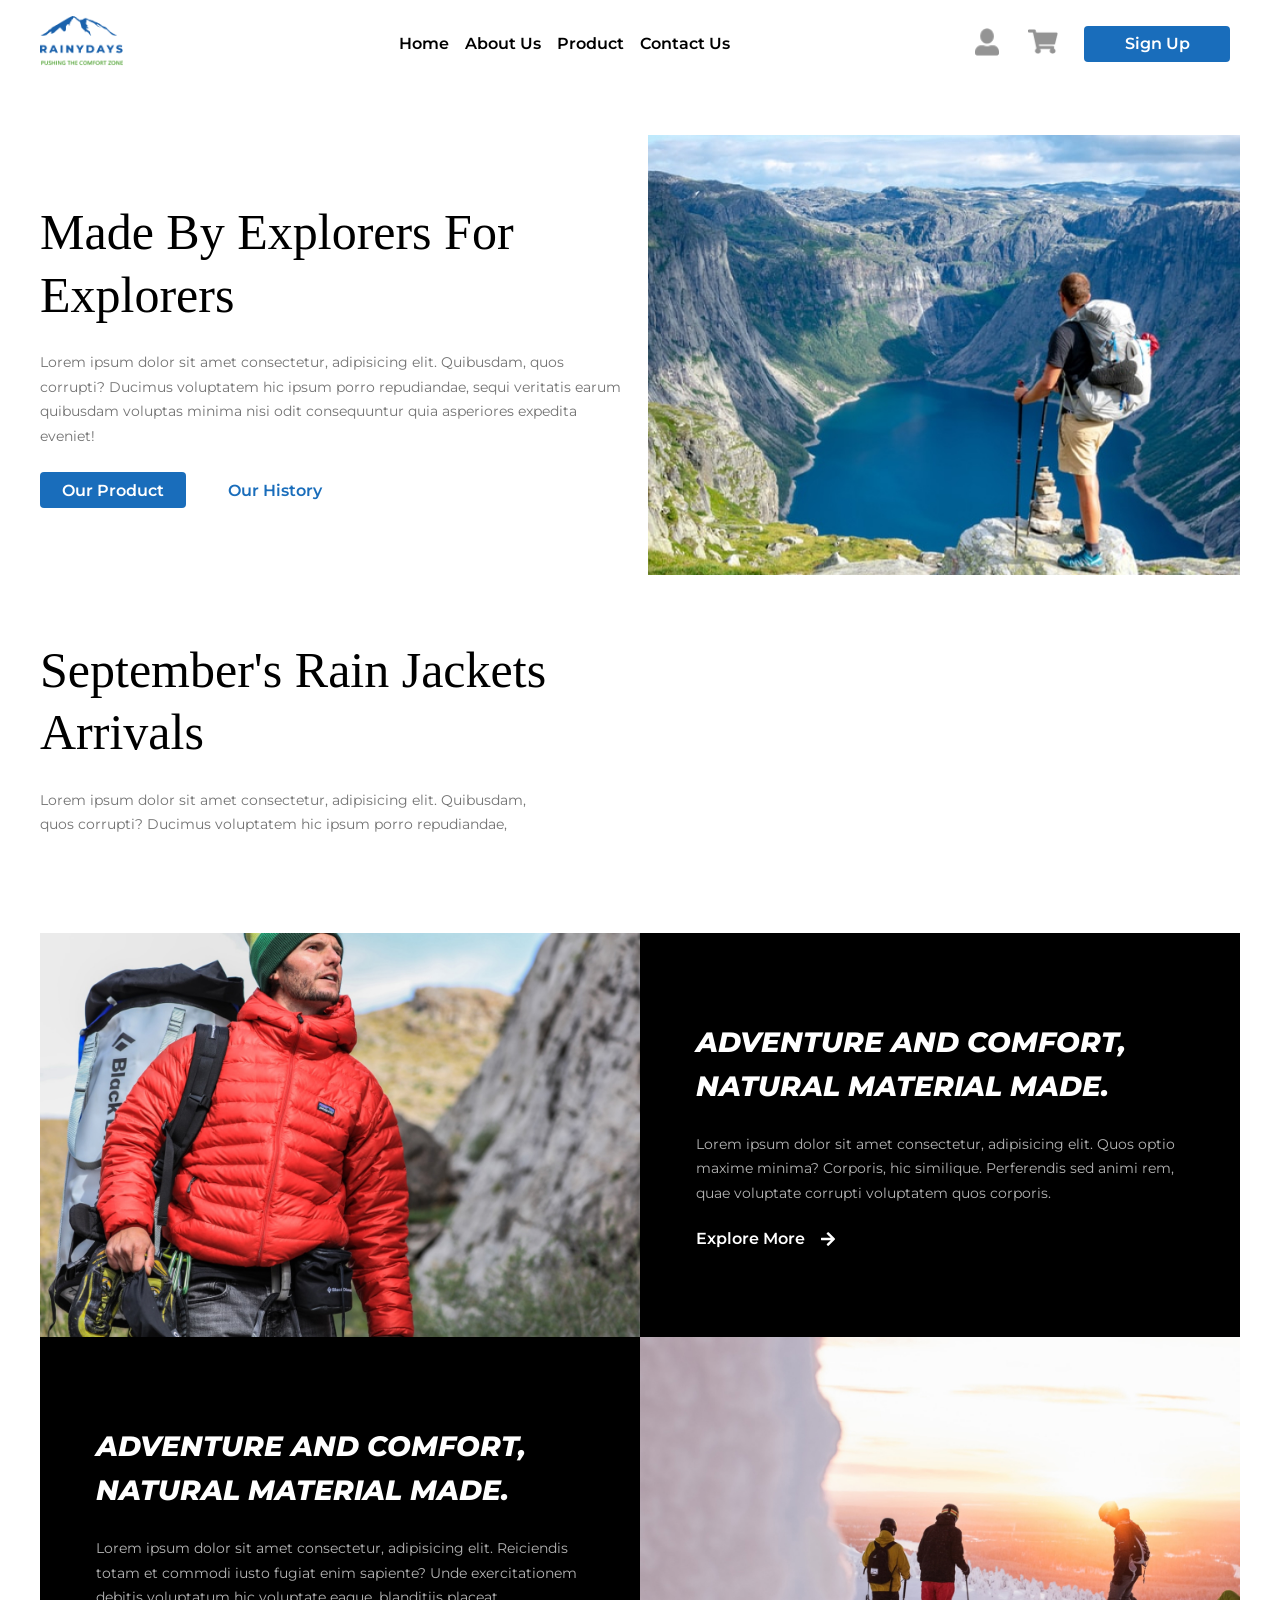
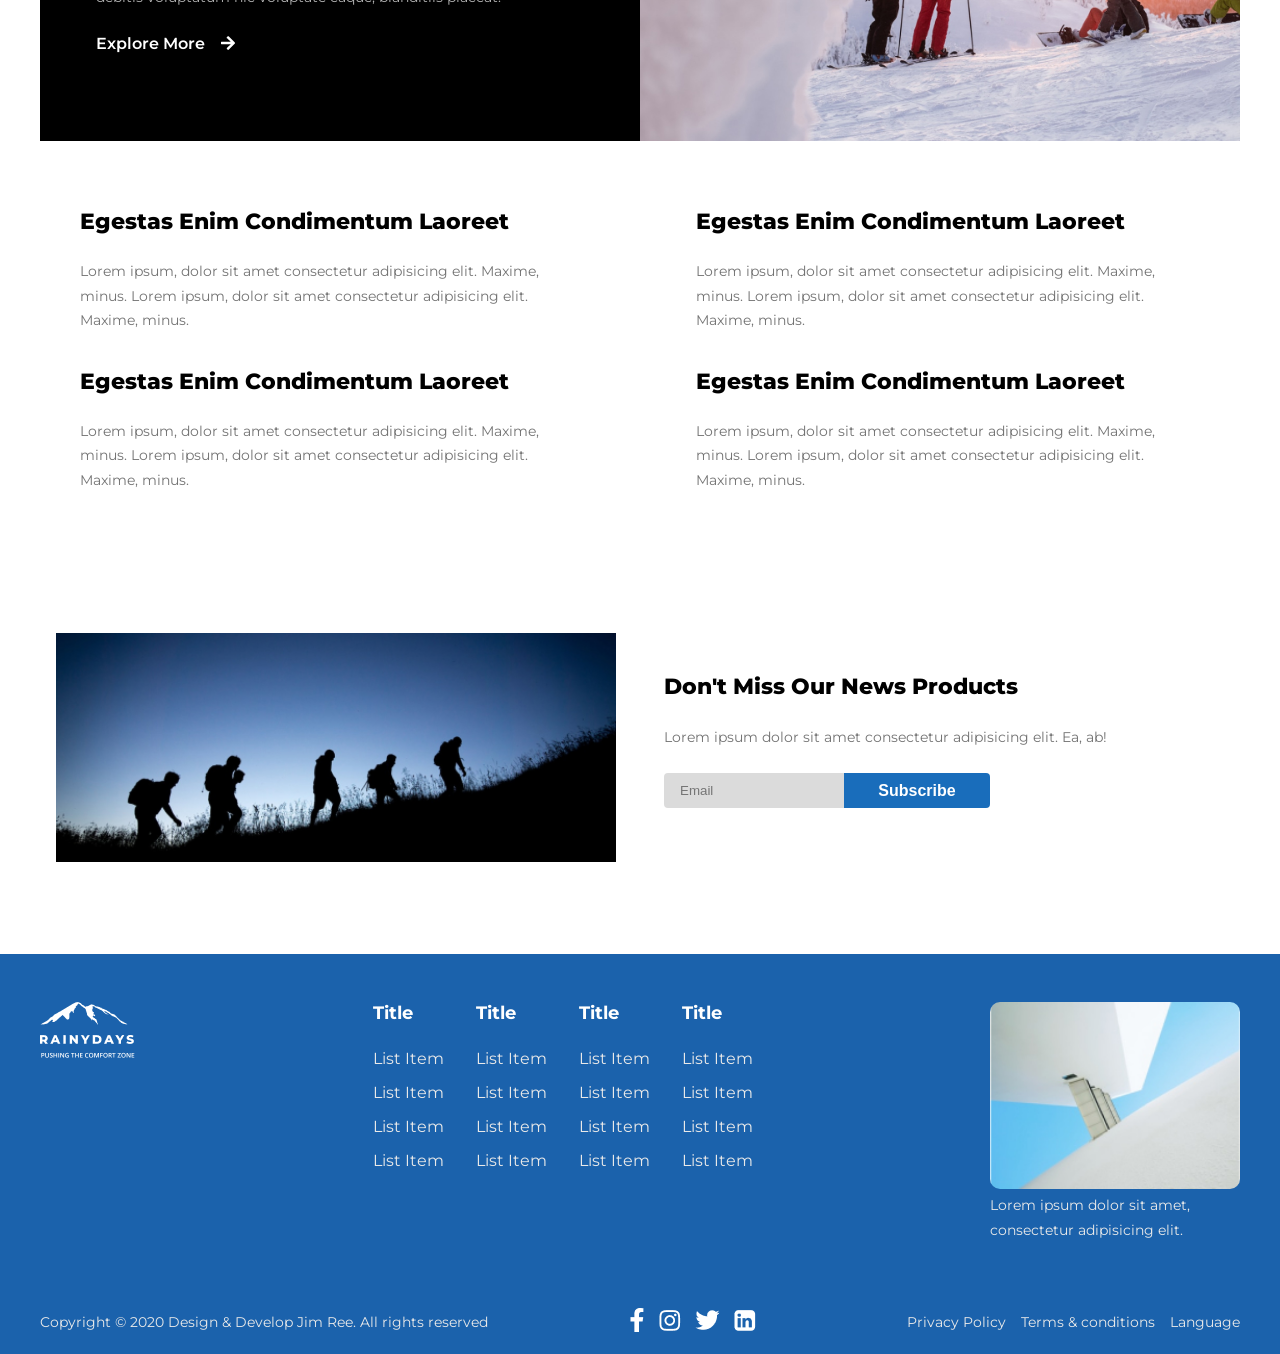
<file: index.html>
<!DOCTYPE html>
<html lang="en">
  <head>
    <meta charset="UTF-8" />
    <meta name="viewport" content="width=device-width, initial-scale=1.0" />
    <link rel="stylesheet" href="Css/styles.css" />
    <link rel="stylesheet" href="Css/home.css" />
    <title>HOME | RAINYDAYS</title>
    <meta name="Description" content="This is the rainDays" />
    <!-- Hotjar Tracking Code for https://first-school-project-jim-ree.netlify.app -->
    <script>
      (function (h, o, t, j, a, r) {
        h.hj =
          h.hj ||
          function () {
            (h.hj.q = h.hj.q || []).push(arguments);
          };
        h._hjSettings = { hjid: 2266911, hjsv: 6 };
        a = o.getElementsByTagName("head")[0];
        r = o.createElement("script");
        r.async = 1;
        r.src = t + h._hjSettings.hjid + j + h._hjSettings.hjsv;
        a.appendChild(r);
      })(window, document, "https://static.hotjar.com/c/hotjar-", ".js?sv=");
    </script>
  </head>

  <body>
    <!-- Navbar starts here -->
    <nav>
      <div class="container">
        <div class="navbar">
          <div class="logo-top">
            <a href="/index.html">
              <img src="IMG/Logo.png" alt="Logo" width="150px" />
            </a>
          </div>
          <div class="nav-meny">
            <a href="/index.html" class="active">Home</a>
            <a href="/om.html">About Us</a>
            <a href="/product.html">Product</a>
            <a href="/contact.html">Contact Us</a>
          </div>
          <div class="nav-thirdrow">
            <a href="/sign-In.html"
              ><img src="/IMG/Vector1.png" alt="user"
            /></a>
            <a href="/cart.html"><img src="/IMG/Vector2.png" alt="cart" /></a>
            <a href="/sign-up.html" class="btn -primary">Sign Up</a>
          </div>
          <div class="mobile-nav-btn" id="menuToggle">
            <input type="checkbox" />
            <span></span>
            <span></span>
            <span></span>
            <ul id="menu">
              <li><a href="/index.html" class="active">Home</a></li>
              <li><a href="/om.html">About Us</a></li>
              <li><a href="/product.html">Product</a></li>
              <li><a href="/contact.html">Contact Us</a></li>
              <li><a href="/sign-up.html">Sign Up</a></li>
              <li><a href="/sign-In.html">Sign In</a></li>
              <li><a href="/cart.html">Cart</a></li>
            </ul>
          </div>
        </div>
      </div>
    </nav>
    <!-- Navbar ends here -->
    <!-- Hero starts here -->
    <header class="container">
      <div class="hero">
        <div>
          <h1 class="heading-lg">
            <span>Made By Explorers For</span>
            <span>Explorers</span>
          </h1>
          <p class="paragraph">
            Lorem ipsum dolor sit amet consectetur, adipisicing elit. Quibusdam,
            quos corrupti? Ducimus voluptatem hic ipsum porro repudiandae, sequi
            veritatis earum quibusdam voluptas minima nisi odit consequuntur
            quia asperiores expedita eveniet!
          </p>
          <div class="btns-wrapper">
            <a href="/product.html" class="btn -primary">Our Product</a>
            <a href="/Om.html" class="btn -secondary">Our History</a>
          </div>
        </div>
        <img src="IMG/Image.jpg" alt="hiker standing in mountain" />
      </div>
    </header>
    <!-- Hero ends here -->
    <!-- Main -->
    <main class="container">
      <!-- --SECTION-1 Starts here -->
      <div class="--section-1">
        <h1 class="heading-lg">
          <span>September's Rain Jackets</span>
          <span>Arrivals</span>
        </h1>
        <p class="paragraph">
          Lorem ipsum dolor sit amet consectetur, adipisicing elit. Quibusdam,
          <br />
          quos corrupti? Ducimus voluptatem hic ipsum porro repudiandae,
        </p>
        <div class="section-1-products" id="products-list-3">
          <!-- Featured prods come here -->
        </div>
      </div>
      <!-- --SECTION-1 ends here -->

      <!-- --SECTION-2 starts here -->
      <div class="--section-2">
        <img
          class="cover-content"
          src="IMG/Rectangle27.jpg"
          alt="mann"
          width="600px"
        />
        <div class="text-content">
          <h1 class="heading-md">
            Adventure And Comfort, Natural Material Made.
          </h1>
          <p class="paragraph">
            Lorem ipsum dolor sit amet consectetur, adipisicing elit. Quos optio
            maxime minima? Corporis, hic similique. Perferendis sed animi rem,
            quae voluptate corrupti voluptatem quos corporis.
          </p>
          <a class="cta">
            <span>Explore More</span>
            <img src="IMG/right-arrow.png" alt="right-arrow" />
          </a>
        </div>
        <div class="text-content">
          <h1 class="heading-md">
            Adventure And Comfort, Natural Material Made.
          </h1>
          <p class="paragraph">
            Lorem ipsum dolor sit amet consectetur, adipisicing elit. Reiciendis
            totam et commodi iusto fugiat enim sapiente? Unde exercitationem
            debitis voluptatum hic voluptate eaque, blanditiis placeat.
          </p>
          <a class="cta">
            <span>Explore More</span>
            <img src="IMG/right-arrow.png" alt="right-arrow" />
          </a>
        </div>
        <img
          class="cover-content"
          src="IMG/Rectangle25.jpg"
          alt="mann"
          width="600px"
        />
      </div>
      <!-- --SECTION-2 ends here -->
      <!-- --SECTION-3 starts here -->
      <div class="--section-3">
        <div class="card-wrapper">
          <h2 class="heading-smd">egestas enim condimentum laoreet</h2>
          <p class="paragraph">
            Lorem ipsum, dolor sit amet consectetur adipisicing elit. Maxime,
            minus. Lorem ipsum, dolor sit amet consectetur adipisicing elit.
            Maxime, minus.
          </p>
        </div>
        <div class="card-wrapper">
          <h2 class="heading-smd">egestas enim condimentum laoreet</h2>
          <p class="paragraph">
            Lorem ipsum, dolor sit amet consectetur adipisicing elit. Maxime,
            minus. Lorem ipsum, dolor sit amet consectetur adipisicing elit.
            Maxime, minus.
          </p>
        </div>
        <div class="card-wrapper">
          <h2 class="heading-smd">egestas enim condimentum laoreet</h2>
          <p class="paragraph">
            Lorem ipsum, dolor sit amet consectetur adipisicing elit. Maxime,
            minus. Lorem ipsum, dolor sit amet consectetur adipisicing elit.
            Maxime, minus.
          </p>
        </div>
        <div class="card-wrapper">
          <h2 class="heading-smd">egestas enim condimentum laoreet</h2>
          <p class="paragraph">
            Lorem ipsum, dolor sit amet consectetur adipisicing elit. Maxime,
            minus. Lorem ipsum, dolor sit amet consectetur adipisicing elit.
            Maxime, minus.
          </p>
        </div>
      </div>
      <!-- --SECTION-3 ends here -->
      <!-- --NEWSLETTER-SECTION starts here -->
      <div class="newsletter-container">
        <img src="IMG/Rectangle29.jpg" alt="newsletter form cover" />
        <div class="content-block">
          <h2 class="heading-smd">Don't Miss Our News Products</h2>
          <p class="paragraph">
            Lorem ipsum dolor sit amet consectetur adipisicing elit. Ea, ab!
          </p>
          <form id="newsletter">
            <input id="nEmail" type="text" placeholder="Email" />
            <button type="submit" class="btn -primary">Subscribe</button>
          </form>
          <p id="notification"></p>
        </div>
      </div>
      <!-- --NEWSLETTER-SECTION ends here -->
    </main>
    <!-- --FOOTER starts here -->
    <footer>
      <div class="container">
        <div class="footer-head-container">
          <div class="footerLogo">
            <img src="IMG/Logofooter.png" alt="footer-logo" />
          </div>
          <div class="social-links-mobile">
            <a href="#"><img src="IMG/IconFB.png" /></a>
            <a href="#"><img src="IMG/Iconinstagram.png" /></a>
            <a href="#"><img src="IMG/IconTwitter.png" /></a>
            <a href="#"><img src="IMG/Icon.png" /></a>
          </div>
          <div class="footer-lists">
            <ul>
              <li>Title</li>
              <li>List Item</li>
              <li>List Item</li>
              <li>List Item</li>
              <li>List Item</li>
            </ul>
            <ul>
              <li>Title</li>
              <li>List Item</li>
              <li>List Item</li>
              <li>List Item</li>
              <li>List Item</li>
            </ul>
            <ul>
              <li>Title</li>
              <li>List Item</li>
              <li>List Item</li>
              <li>List Item</li>
              <li>List Item</li>
            </ul>
            <ul>
              <li>Title</li>
              <li>List Item</li>
              <li>List Item</li>
              <li>List Item</li>
              <li>List Item</li>
            </ul>
          </div>
          <div class="footer-bilde">
            <img src="IMG/Image5.jpg" alt="footer-bilde" width="250px" />
            <p class="paragraph">
              Lorem ipsum dolor sit amet, consectetur adipisicing elit.
            </p>
          </div>
        </div>
        <div class="footer-bottom-container">
          <div class="footer-p">
            <p class="paragraph">
              Copyright © 2020 Design & Develop Jim Ree. All rights reserved
            </p>
          </div>
          <div class="social-links">
            <a href="#"><img src="IMG/IconFB.png" alt="facebook" /></a>
            <a href="#"><img src="IMG/Iconinstagram.png" alt="instagram" /></a>
            <a href="#"><img src="IMG/IconTwitter.png" alt="twitter" /></a>
            <a href="#"><img src="IMG/Icon.png" alt="linkedin" /></a>
          </div>
          <div class="cookies">
            <ul>
              <li>Privacy Policy</li>
              <li>Terms & conditions</li>
              <li>Language</li>
            </ul>
          </div>
        </div>
      </div>
    </footer>
    <!-- --FOOTER ends here -->
    <script src="JS/index.js"></script>
    <script src="JS/products.js"></script>
  </body>
</html>
</file>
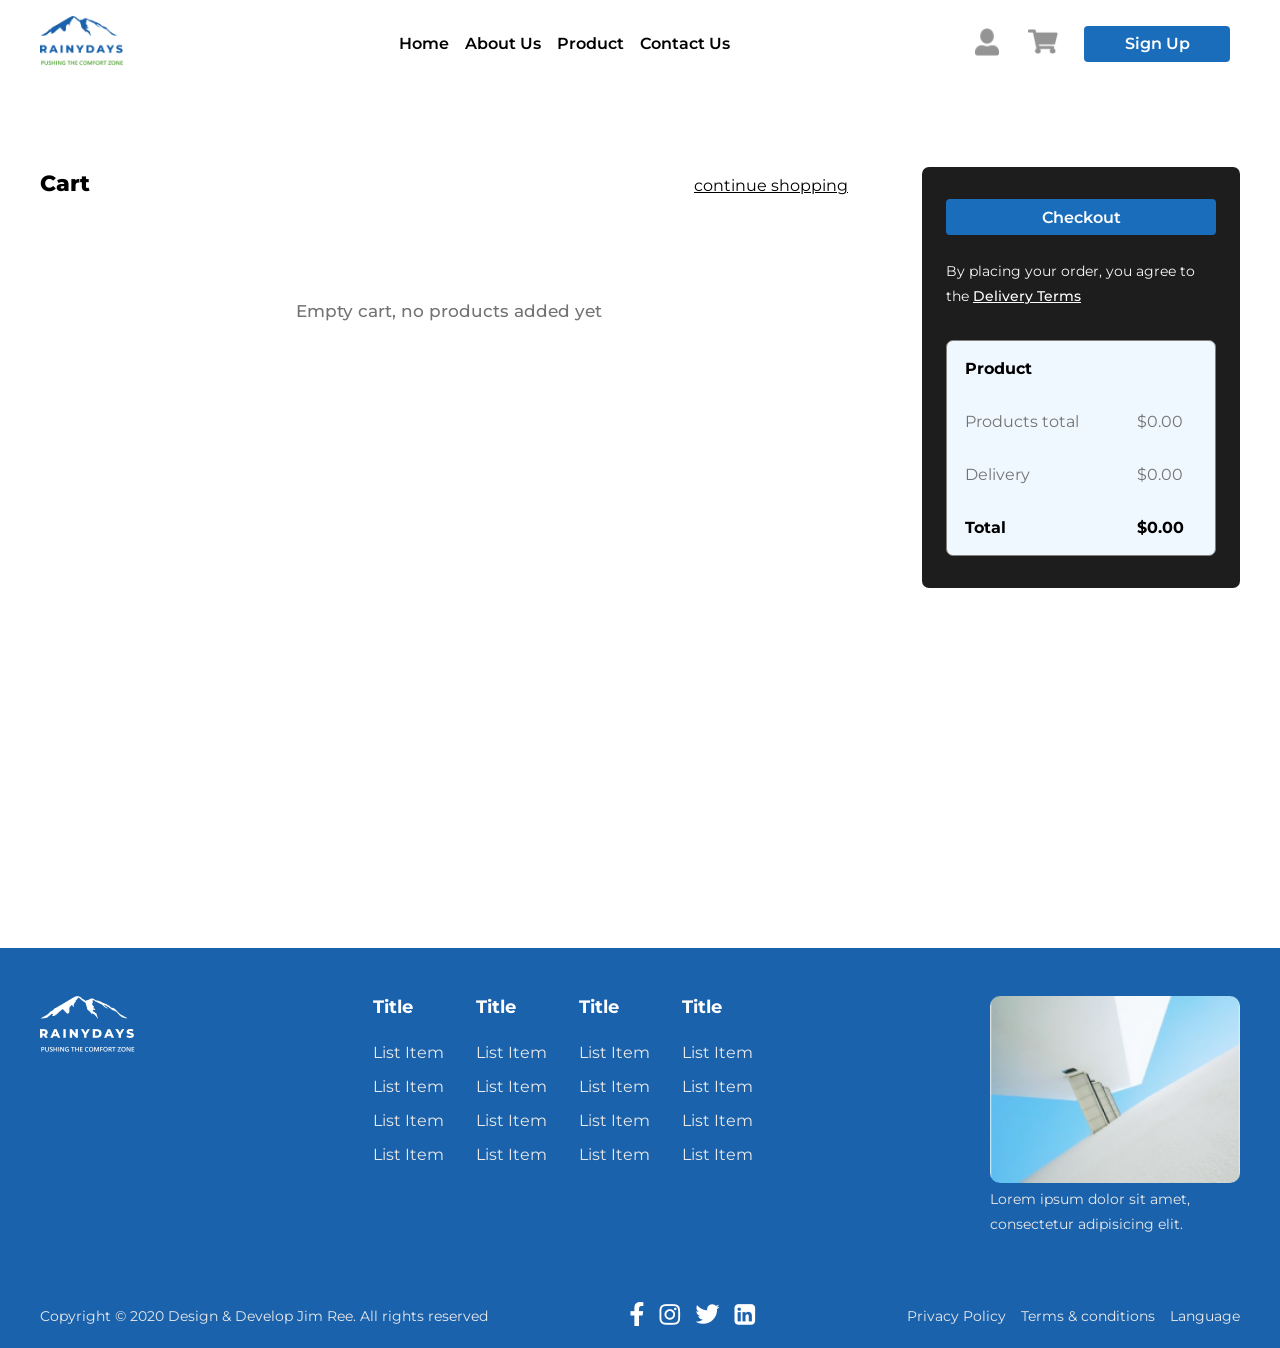
<file: cart.html>
<!DOCTYPE html>
<html lang="en">
  <head>
    <meta charset="UTF-8" />
    <meta name="viewport" content="width=device-width, initial-scale=1.0" />
    <link rel="stylesheet" href="Css/styles.css" />
    <link rel="stylesheet" href="Css/cart.css" />
    <title>CART | RAINYDAYS</title>
    <meta name="Description" content="This is the rainDays" />
    <!-- Hotjar Tracking Code for https://first-school-project-jim-ree.netlify.app -->
    <script>
      (function (h, o, t, j, a, r) {
        h.hj =
          h.hj ||
          function () {
            (h.hj.q = h.hj.q || []).push(arguments);
          };
        h._hjSettings = { hjid: 2266911, hjsv: 6 };
        a = o.getElementsByTagName("head")[0];
        r = o.createElement("script");
        r.async = 1;
        r.src = t + h._hjSettings.hjid + j + h._hjSettings.hjsv;
        a.appendChild(r);
      })(window, document, "https://static.hotjar.com/c/hotjar-", ".js?sv=");
    </script>
  </head>

  <body>
    <!-- Navbar starts here -->
    <nav>
      <div class="container">
        <div class="navbar">
          <div class="logo-top">
            <a href="/index.html">
              <img src="/IMG/Logo.png" alt="Logo" width="150px" />
            </a>
          </div>
          <div class="nav-meny">
            <a href="/index.html">Home</a>
            <a href="/om.html">About Us</a>
            <a href="/product.html">Product</a>
            <a href="/contact.html">Contact Us</a>
          </div>
          <div class="nav-thirdrow">
            <a href="/sign-In.html"
              ><img src="/IMG/Vector1.png" alt="user"
            /></a>
            <a href="/cart.html" class="active"
              ><img src="/IMG/Vector2.png" alt="cart"
            /></a>
            <a href="/sign-up.html" class="btn -primary">Sign Up</a>
          </div>
          <div class="mobile-nav-btn" id="menuToggle">
            <input type="checkbox" />
            <span></span>
            <span></span>
            <span></span>
            <ul id="menu">
              <li><a href="/index.html">Home</a></li>
              <li><a href="/om.html">About Us</a></li>
              <li><a href="/product.html">Product</a></li>
              <li><a href="/contact.html">Contact Us</a></li>
              <li><a href="/sign-up.html">Sign Up</a></li>
              <li><a href="/sign-In.html">Sign In</a></li>
              <li><a href="/cart.html" class="active">Cart</a></li>
            </ul>
          </div>
        </div>
      </div>
    </nav>
    <!-- Navbar ends here -->
    <main class="container">
      <div class="cart-grids">
        <div class="cart-table-1">
          <div class="cart-table-header">
            <h1 class="heading-smd">Cart</h1>
            <a href="/product.html">continue shopping</a>
          </div>
          <div id="cart-table-wrapper">
            <div class="product-info">
              <img id="prod-img" src="/IMG/card_header.png" alt="Waterproof Jacket" />
              <div class="product-info-flex">
                <ul class="product-info-cols">
                  <li>
                    <span>Name:</span>
                    <h1 id="prod-name" class="heading-smd">Waterproof Jacket</h1>
                  </li>
                  <li>
                    <span>Category:</span>
                    <p class="paragraph">Waterproof</p>
                  </li>
                  <li>
                    <span>Stock:</span>
                    <p>In Stock</p>
                  </li>
                </ul>
                <div class="amount-box">
                  <div id="minus">-</div>
                  <div class="amount-number">
                    <span id="amount">1</span>
                    <span id="amount-text">unit</span>
                  </div>
                  <div id="plus">+</div>
                </div>
                <div class="total-box">
                  <span>Total:</span>
                  <p>$<span id="total">0.00</span></p>
                </div>
              </div>
            </div>
          </div>
          <!-- amount number will go here-->
        </div>
        <div class="cart-table-2">
          <div class="cart-calculator">
            <a href="/sign-In.html" class="btn -primary">Checkout</a>
            <p class="paragraph">
              By placing your order, you agree to the
              <a href="#">Delivery Terms</a>
            </p>
            <table>
              <thead>
                <tr class="table-header">
                  <th>Product</th>
                </tr>
              </thead>
              <tbody>
                <tr>
                  <td>Products total</td>
                  <td>$<span id="products-total"></span></td>
                </tr>
                <tr>
                  <td>Delivery</td>
                  <td>$<span id="delivery-total"></span></td>
                </tr>
              </tbody>
              <tfoot>
                <tr class="table-footer">
                  <td>Total</td>
                  <td>$<span id="pricing-total"></span></td>
                </tr>
              </tfoot>
            </table>
          </div>
        </div>
      </div>
    </main>
    <!-- --FOOTER starts here -->
    <footer>
      <div class="container">
        <div class="footer-head-container">
          <div class="footerLogo">
            <img src="IMG/Logofooter.png" alt="footer-logo" />
          </div>
          <div class="social-links-mobile">
            <a href="#"><img src="IMG/IconFB.png" /></a>
            <a href="#"><img src="IMG/Iconinstagram.png" /></a>
            <a href="#"><img src="IMG/IconTwitter.png" /></a>
            <a href="#"><img src="IMG/Icon.png" /></a>
          </div>
          <div class="footer-lists">
            <ul>
              <li>Title</li>
              <li>List Item</li>
              <li>List Item</li>
              <li>List Item</li>
              <li>List Item</li>
            </ul>
            <ul>
              <li>Title</li>
              <li>List Item</li>
              <li>List Item</li>
              <li>List Item</li>
              <li>List Item</li>
            </ul>
            <ul>
              <li>Title</li>
              <li>List Item</li>
              <li>List Item</li>
              <li>List Item</li>
              <li>List Item</li>
            </ul>
            <ul>
              <li>Title</li>
              <li>List Item</li>
              <li>List Item</li>
              <li>List Item</li>
              <li>List Item</li>
            </ul>
          </div>
          <div class="footer-bilde">
            <img src="IMG/Image5.jpg" alt="footer-bilde" width="250px" />
            <p class="paragraph">
              Lorem ipsum dolor sit amet, consectetur adipisicing elit.
            </p>
          </div>
        </div>
        <div class="footer-bottom-container">
          <div class="footer-p">
            <p class="paragraph">
              Copyright © 2020 Design & Develop Jim Ree. All rights reserved
            </p>
          </div>
          <div class="social-links">
            <a href="#"><img src="IMG/IconFB.png" alt="facebook" /></a>
            <a href="#"><img src="IMG/Iconinstagram.png" alt="instagram" /></a>
            <a href="#"><img src="IMG/IconTwitter.png" alt="twitter" /></a>
            <a href="#"><img src="IMG/Icon.png" alt="linkedin" /></a>
          </div>
          <div class="cookies">
            <ul>
              <li>Privacy Policy</li>
              <li>Terms & conditions</li>
              <li>Language</li>
            </ul>
          </div>
        </div>
      </div>
    </footer>
    <!-- --FOOTER ends here -->
    <script src="JS/common.js"></script>
    <script src="JS/cart.js"></script>
  </body>
</html>
</file>
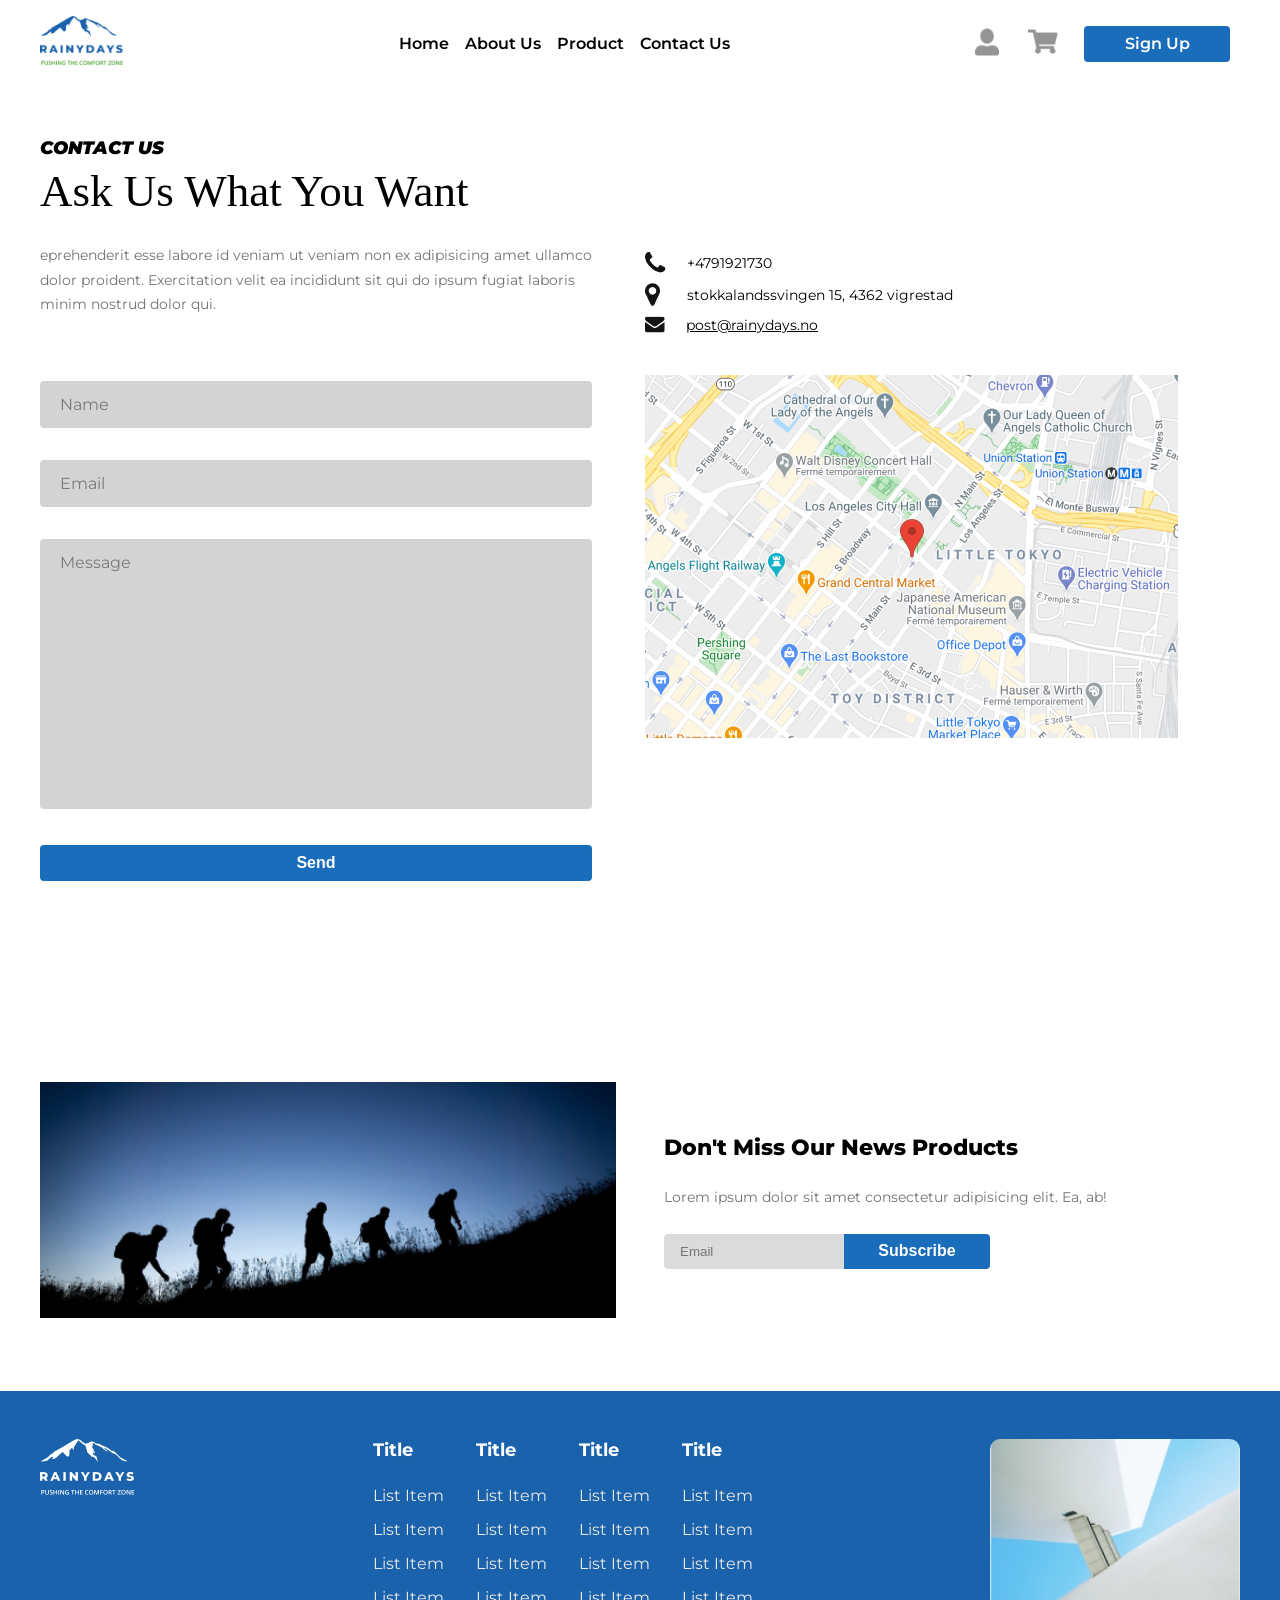
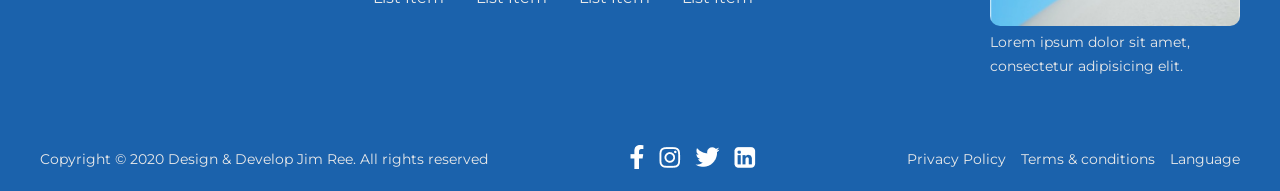
<file: Contact.html>
<!DOCTYPE html>
<html lang="en">
  <head>
    <meta charset="UTF-8" />
    <meta name="viewport" content="width=device-width, initial-scale=1.0" />
    <link rel="stylesheet" href="Css/styles.css" />
    <link rel="stylesheet" href="Css/contact.css" />
    <title>CONTACT | RAINYDAYS</title>
    <meta name="Description" content="This is the rainDays" />
  </head>

  <body>
    <!-- Navbar starts here -->
    <nav>
      <div class="container">
        <div class="navbar">
          <div class="logo-top">
            <a href="/index.html">
              <img src="IMG/Logo.png" alt="Logo" width="150px" />
            </a>
          </div>
          <div class="nav-meny">
            <a href="index.html">Home</a>
            <a href="om.html">About Us</a>
            <a href="product.html">Product</a>
            <a href="contact.html" class="active">Contact Us</a>
          </div>
          <div class="nav-thirdrow">
            <a href="sign-In.html"><img src="IMG/Vector1.png" alt="user" /></a>
            <a href="cart.html"><img src="IMG/Vector2.png" alt="cart" /></a>
            <a href="sign-up.html" class="btn -primary">Sign Up</a>
          </div>
          <div class="mobile-nav-btn" id="menuToggle">
            <input type="checkbox" />
            <span></span>
            <span></span>
            <span></span>
            <ul id="menu">
              <li><a href="index.html">Home</a></li>
              <li><a href="om.html">About Us</a></li>
              <li><a href="product.html">Product</a></li>
              <li><a href="contact.html" class="active">Contact Us</a></li>
              <li><a href="sign-up.html">Sign Up</a></li>
              <li><a href="sign-In.html">Sign In</a></li>
              <li><a href="cart.html">Cart</a></li>
            </ul>
          </div>
        </div>
      </div>
    </nav>
    <!-- Navbar ends here -->
    <!-- SECTION-1 starts here -->
    <div class="container --section-1">
      <div class="section-wrapper">
        <div class="top-contact-content">
          <span class="heading-md">Contact Us</span>
          <h1 class="heading-lg">Ask Us What You Want</h1>
          <p class="paragraph">
            eprehenderit esse labore id veniam ut veniam non ex adipisicing amet
            ullamco dolor proident. Exercitation velit ea incididunt sit qui do
            ipsum fugiat laboris minim nostrud dolor qui.
          </p>
          <div class="form-contact">
            <form id="contact" class="form">
              <div class="formlabel">
                <input type="text" id="name" required placeholder="name" />
                <label for="name">Name</label>
                <span id="note-name" class="notification"></span>
              </div>
              <div class="formlabel">
                <input
                  type="email"
                  name="email"
                  id="email"
                  required
                  placeholder="email"
                />
                <label for="email">Email</label>
                <span id="note-email" class="notification"></span>
              </div>
              <div class="formlabel3">
                <textarea
                  id="message"
                  name="Message"
                  rows="4"
                  cols="50"
                  placeholder="message"
                ></textarea>
                <label for="message">Message</label>
                <span id="note-message" class="notification"></span>
              </div>
              <button type="submit" class="btn -primary">Send</button>
              <span id="submit-results" class="notification"></span>
            </form>
          </div>
        </div>
        <div class="top-contact-content-right">
          <div class="contact-info">
            <img src="IMG/phone.jpg" alt="phone" /><span>+4791921730</span>
          </div>
          <div class="contact-info">
            <img src="IMG/place.jpg" alt="Place" /><span
              >Stokkalandssvingen 15, 4362 Vigrestad</span
            >
          </div>
          <div class="contact-info">
            <img src="IMG/mail.jpg" alt="mail" /> <span>post@rainydays.no</span>
          </div>
          <div class="top-contact-content-right-map">
            <img src="IMG/Bg.jpg" alt="map" />
          </div>
        </div>
      </div>
    </div>

    <!-- --NEWSLETTER-SECTION starts here -->
    <div class="newsletter-container">
      <img src="IMG/Rectangle29.jpg" />
      <div class="content-block">
        <h2 class="heading-smd">Don't Miss Our News Products</h2>
        <p class="paragraph">
          Lorem ipsum dolor sit amet consectetur adipisicing elit. Ea, ab!
        </p>
        <form>
          <input type="text" placeholder="Email" />
          <button class="btn -primary">Subscribe</button>
        </form>
      </div>
    </div>
    <!-- --NEWSLETTER-SECTION ends here -->
    <!-- --FOOTER starts here -->
    <footer>
      <div class="container">
        <div class="footer-head-container">
          <div class="footerLogo">
            <img src="IMG/Logofooter.png" alt="footer-logo" />
          </div>
          <div class="social-links-mobile">
            <a href="#"><img src="IMG/IconFB.png" /></a>
            <a href="#"><img src="IMG/Iconinstagram.png" /></a>
            <a href="#"><img src="IMG/IconTwitter.png" /></a>
            <a href="#"><img src="IMG/Icon.png" /></a>
          </div>
          <div class="footer-lists">
            <ul>
              <li>Title</li>
              <li>List Item</li>
              <li>List Item</li>
              <li>List Item</li>
              <li>List Item</li>
            </ul>
            <ul>
              <li>Title</li>
              <li>List Item</li>
              <li>List Item</li>
              <li>List Item</li>
              <li>List Item</li>
            </ul>
            <ul>
              <li>Title</li>
              <li>List Item</li>
              <li>List Item</li>
              <li>List Item</li>
              <li>List Item</li>
            </ul>
            <ul>
              <li>Title</li>
              <li>List Item</li>
              <li>List Item</li>
              <li>List Item</li>
              <li>List Item</li>
            </ul>
          </div>
          <div class="footer-bilde">
            <img src="IMG/Image5.jpg" alt="footer-bilde" width="250px" />
            <p class="paragraph">
              Lorem ipsum dolor sit amet, consectetur adipisicing elit.
            </p>
          </div>
        </div>
        <div class="footer-bottom-container">
          <div class="footer-p">
            <p class="paragraph">
              Copyright © 2020 Design & Develop Jim Ree. All rights reserved
            </p>
          </div>
          <div class="social-links">
            <a href="#"><img src="IMG/IconFB.png" /></a>
            <a href="#"><img src="IMG/Iconinstagram.png" /></a>
            <a href="#"><img src="IMG/IconTwitter.png" /></a>
            <a href="#"><img src="IMG/Icon.png" /></a>
          </div>
          <div class="cookies">
            <ul>
              <li>Privacy Policy</li>
              <li>Terms & conditions</li>
              <li>Language</li>
            </ul>
          </div>
        </div>
      </div>
    </footer>
    <!-- --FOOTER ends here -->
    <script src="JS/contact.js"></script>
  </body>
</html>
</file>
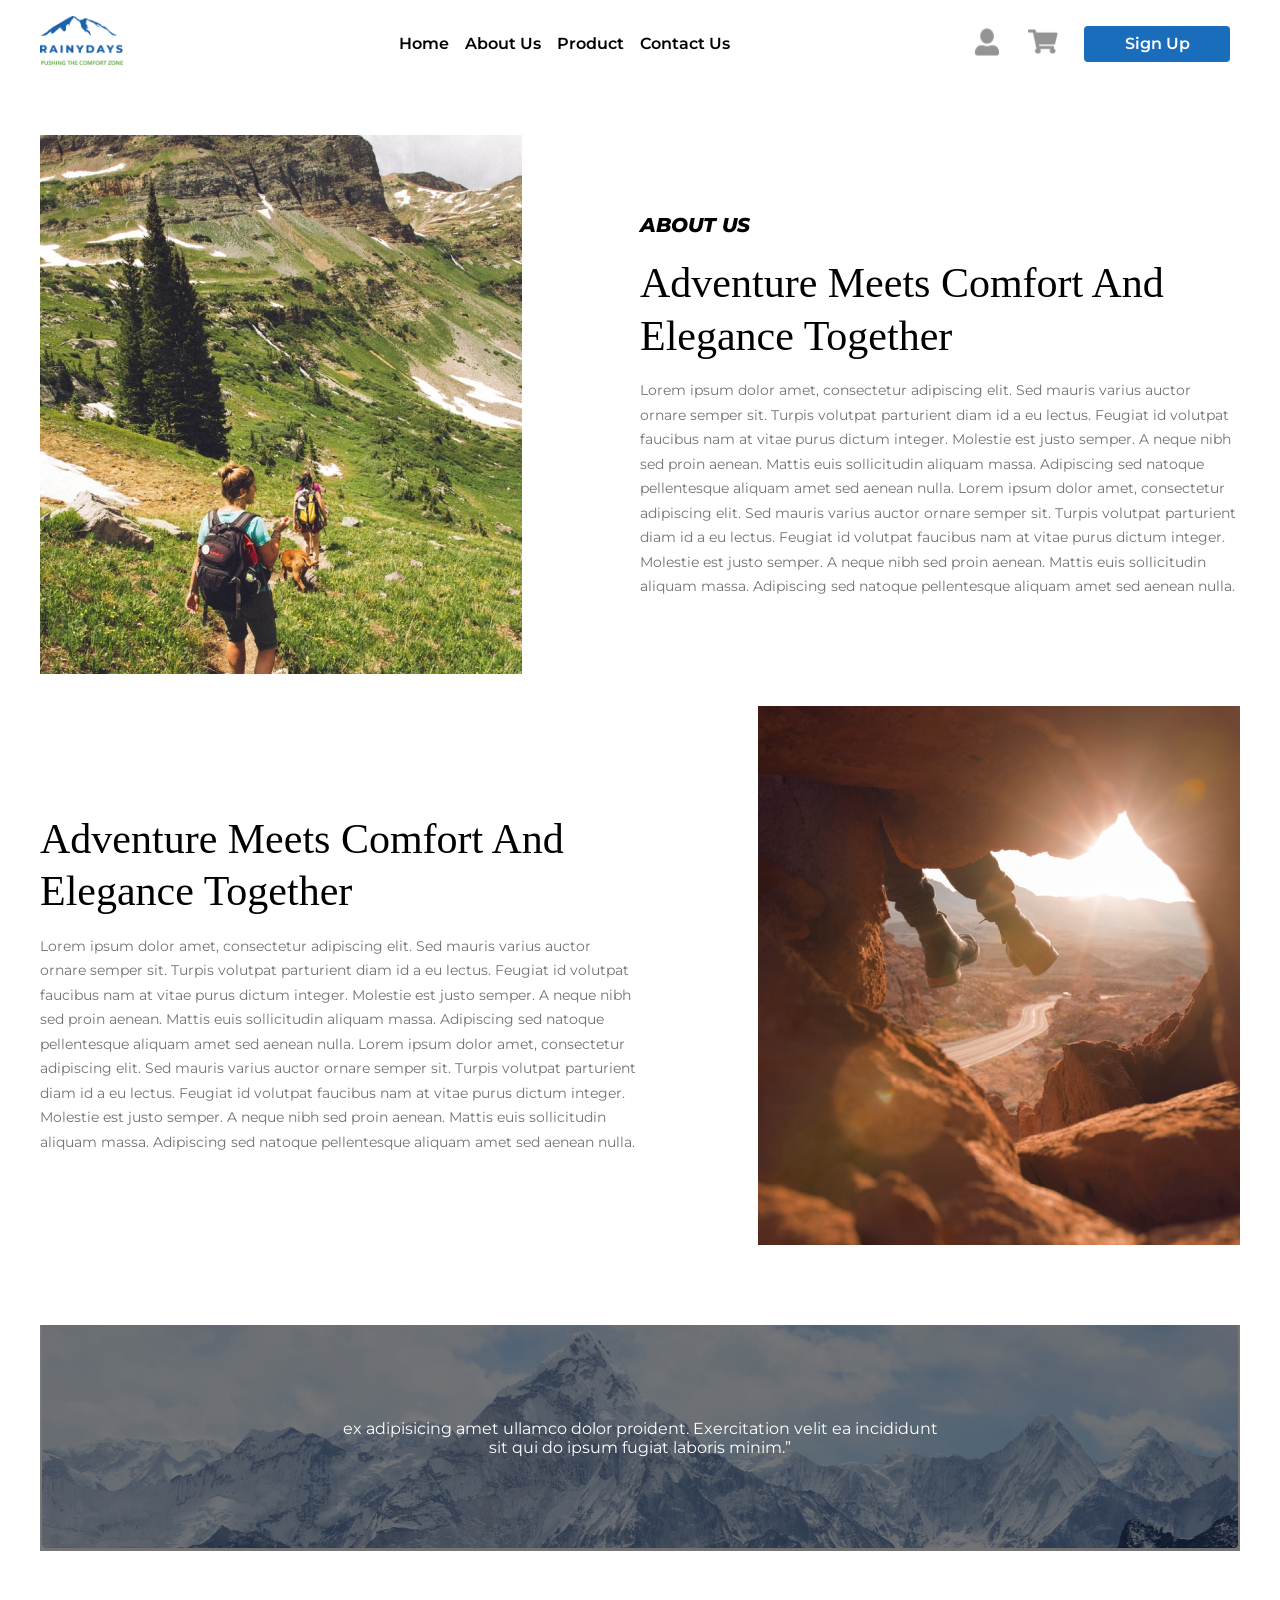
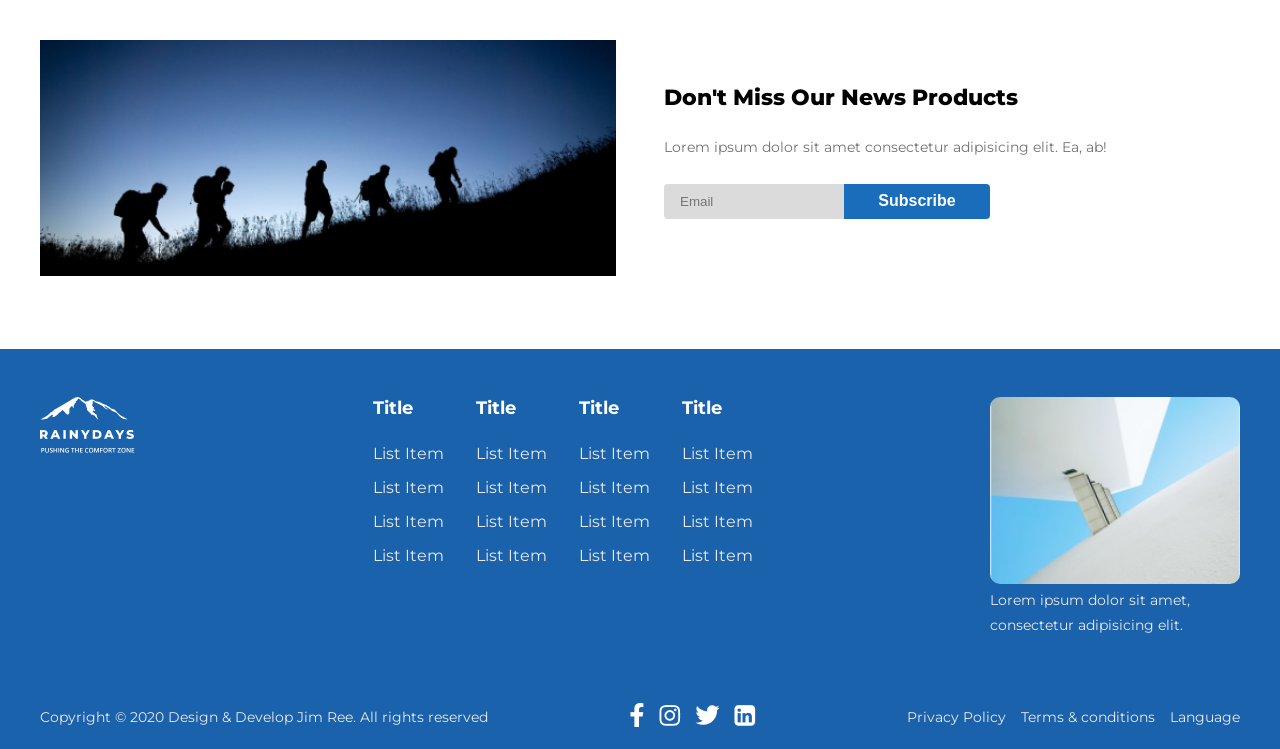
<file: Om.html>
<!DOCTYPE html>
<html lang="en">
  <head>
    <meta charset="UTF-8" />
    <meta name="viewport" content="width=device-width, initial-scale=1.0" />
    <link rel="stylesheet" href="Css/styles.css" />
    <link rel="stylesheet" href="Css/om.css" />
    <title>ABOUT | RAINYDAYS</title>
    <meta name="Description" content="This is the rainDays" />
    <!-- Hotjar Tracking Code for https://first-school-project-jim-ree.netlify.app -->
    <script>
      (function (h, o, t, j, a, r) {
        h.hj =
          h.hj ||
          function () {
            (h.hj.q = h.hj.q || []).push(arguments);
          };
        h._hjSettings = { hjid: 2266911, hjsv: 6 };
        a = o.getElementsByTagName("head")[0];
        r = o.createElement("script");
        r.async = 1;
        r.src = t + h._hjSettings.hjid + j + h._hjSettings.hjsv;
        a.appendChild(r);
      })(window, document, "https://static.hotjar.com/c/hotjar-", ".js?sv=");
    </script>
  </head>

  <body>
    <!-- Navbar starts here -->
    <nav>
      <div class="container">
        <div class="navbar">
          <div class="logo-top">
            <a href="/index.html">
              <img src="IMG/Logo.png" alt="Logo" width="150px" />
            </a>
          </div>
          <div class="nav-meny">
            <a href="/index.html">Home</a>
            <a href="/om.html" class="active">About Us</a>
            <a href="/product.html">Product</a>
            <a href="/contact.html">Contact Us</a>
          </div>
          <div class="nav-thirdrow">
            <a href="/sign-In.html"
              ><img src="/IMG/Vector1.png" alt="user"
            /></a>
            <a href="/cart.html"><img src="/IMG/Vector2.png" alt="cart" /></a>
            <a href="/sign-up.html" class="btn -primary">Sign Up</a>
          </div>
          <div class="mobile-nav-btn" id="menuToggle">
            <input type="checkbox" />
            <span></span>
            <span></span>
            <span></span>
            <ul id="menu">
              <li><a href="/index.html">Home</a></li>
              <li><a href="/om.html" class="active">About Us</a></li>
              <li><a href="/product.html">Product</a></li>
              <li><a href="/contact.html">Contact Us</a></li>
              <li><a href="/sign-up.html">Sign Up</a></li>
              <li><a href="/sign-In.html">Sign In</a></li>
              <li><a href="/cart.html">Cart</a></li>
            </ul>
          </div>
        </div>
      </div>
    </nav>
    <!-- Navbar ends here -->
    <!-- Main Content Start -->
    <main class="container">
      <!-- SECTION-1 Start here -->
      <div class="--section-1">
        <img src="IMG/Image2.png" alt="Girl" />
        <div class="text-content">
          <span class="heading-md">About Us</span>
          <h1 class="heading-lg">
            Adventure Meets Comfort And Elegance Together
          </h1>
          <p class="paragraph">
            Lorem ipsum dolor amet, consectetur adipiscing elit. Sed mauris
            varius auctor ornare semper sit. Turpis volutpat parturient diam id
            a eu lectus. Feugiat id volutpat faucibus nam at vitae purus dictum
            integer. Molestie est justo semper. A neque nibh sed proin aenean.
            Mattis euis sollicitudin aliquam massa. Adipiscing sed natoque
            pellentesque aliquam amet sed aenean nulla. Lorem ipsum dolor amet,
            consectetur adipiscing elit. Sed mauris varius auctor ornare semper
            sit. Turpis volutpat parturient diam id a eu lectus. Feugiat id
            volutpat faucibus nam at vitae purus dictum integer. Molestie est
            justo semper. A neque nibh sed proin aenean. Mattis euis
            sollicitudin aliquam massa. Adipiscing sed natoque pellentesque
            aliquam amet sed aenean nulla.
          </p>
        </div>
      </div>
      <!-- SECTION-1 ends here -->
      <!-- SECTION-2 starts here -->
      <div class="--section-2">
        <div class="text-content">
          <h1 class="heading-lg">
            Adventure Meets Comfort And Elegance Together
          </h1>
          <p class="paragraph">
            Lorem ipsum dolor amet, consectetur adipiscing elit. Sed mauris
            varius auctor ornare semper sit. Turpis volutpat parturient diam id
            a eu lectus. Feugiat id volutpat faucibus nam at vitae purus dictum
            integer. Molestie est justo semper. A neque nibh sed proin aenean.
            Mattis euis sollicitudin aliquam massa. Adipiscing sed natoque
            pellentesque aliquam amet sed aenean nulla. Lorem ipsum dolor amet,
            consectetur adipiscing elit. Sed mauris varius auctor ornare semper
            sit. Turpis volutpat parturient diam id a eu lectus. Feugiat id
            volutpat faucibus nam at vitae purus dictum integer. Molestie est
            justo semper. A neque nibh sed proin aenean. Mattis euis
            sollicitudin aliquam massa. Adipiscing sed natoque pellentesque
            aliquam amet sed aenean nulla.
          </p>
        </div>
        <img src="IMG/Image3.png" alt="Girl" />
      </div>
      <!-- SECTION-2 ends here -->
      <!-- SECTION-3 starts here -->
      <div class="--section-3">
        <div class="background">
          <p>
            ex adipisicing amet ullamco dolor proident. Exercitation velit ea
            incididunt sit qui do ipsum fugiat laboris minim.”
          </p>
        </div>
      </div>
      <!-- SECTION-4 ends here -->
    </main>
    <!-- --NEWSLETTER-SECTION starts here -->
    <div class="newsletter-container">
      <img src="IMG/Rectangle29.jpg" alt="newsletter form cover" />
      <div class="content-block">
        <h2 class="heading-smd">Don't Miss Our News Products</h2>
        <p class="paragraph">
          Lorem ipsum dolor sit amet consectetur adipisicing elit. Ea, ab!
        </p>
        <form id="newsletter">
          <input id="nEmail" type="text" placeholder="Email" />
          <button type="submit" class="btn -primary">Subscribe</button>
        </form>
        <p id="notification"></p>
      </div>
    </div>
    <!-- --NEWSLETTER-SECTION ends here -->
    <!-- --FOOTER starts here -->
    <footer>
      <div class="container">
        <div class="footer-head-container">
          <div class="footerLogo">
            <img src="IMG/Logofooter.png" alt="footer-logo" />
          </div>
          <div class="social-links-mobile">
            <a href="#"><img src="IMG/IconFB.png" /></a>
            <a href="#"><img src="IMG/Iconinstagram.png" /></a>
            <a href="#"><img src="IMG/IconTwitter.png" /></a>
            <a href="#"><img src="IMG/Icon.png" /></a>
          </div>
          <div class="footer-lists">
            <ul>
              <li>Title</li>
              <li>List Item</li>
              <li>List Item</li>
              <li>List Item</li>
              <li>List Item</li>
            </ul>
            <ul>
              <li>Title</li>
              <li>List Item</li>
              <li>List Item</li>
              <li>List Item</li>
              <li>List Item</li>
            </ul>
            <ul>
              <li>Title</li>
              <li>List Item</li>
              <li>List Item</li>
              <li>List Item</li>
              <li>List Item</li>
            </ul>
            <ul>
              <li>Title</li>
              <li>List Item</li>
              <li>List Item</li>
              <li>List Item</li>
              <li>List Item</li>
            </ul>
          </div>
          <div class="footer-bilde">
            <img src="IMG/Image5.jpg" alt="footer-bilde" width="250px" />
            <p class="paragraph">
              Lorem ipsum dolor sit amet, consectetur adipisicing elit.
            </p>
          </div>
        </div>
        <div class="footer-bottom-container">
          <div class="footer-p">
            <p class="paragraph">
              Copyright © 2020 Design & Develop Jim Ree. All rights reserved
            </p>
          </div>
          <div class="social-links">
            <a href="#"><img src="IMG/IconFB.png" alt="facebook" /></a>
            <a href="#"><img src="IMG/Iconinstagram.png" alt="instagram" /></a>
            <a href="#"><img src="IMG/IconTwitter.png" alt="twitter" /></a>
            <a href="#"><img src="IMG/Icon.png" alt="linkedin" /></a>
          </div>
          <div class="cookies">
            <ul>
              <li>Privacy Policy</li>
              <li>Terms & conditions</li>
              <li>Language</li>
            </ul>
          </div>
        </div>
      </div>
    </footer>
    <!-- --FOOTER ends here -->
    <script src="JS/index.js"></script>
  </body>
</html>
</file>
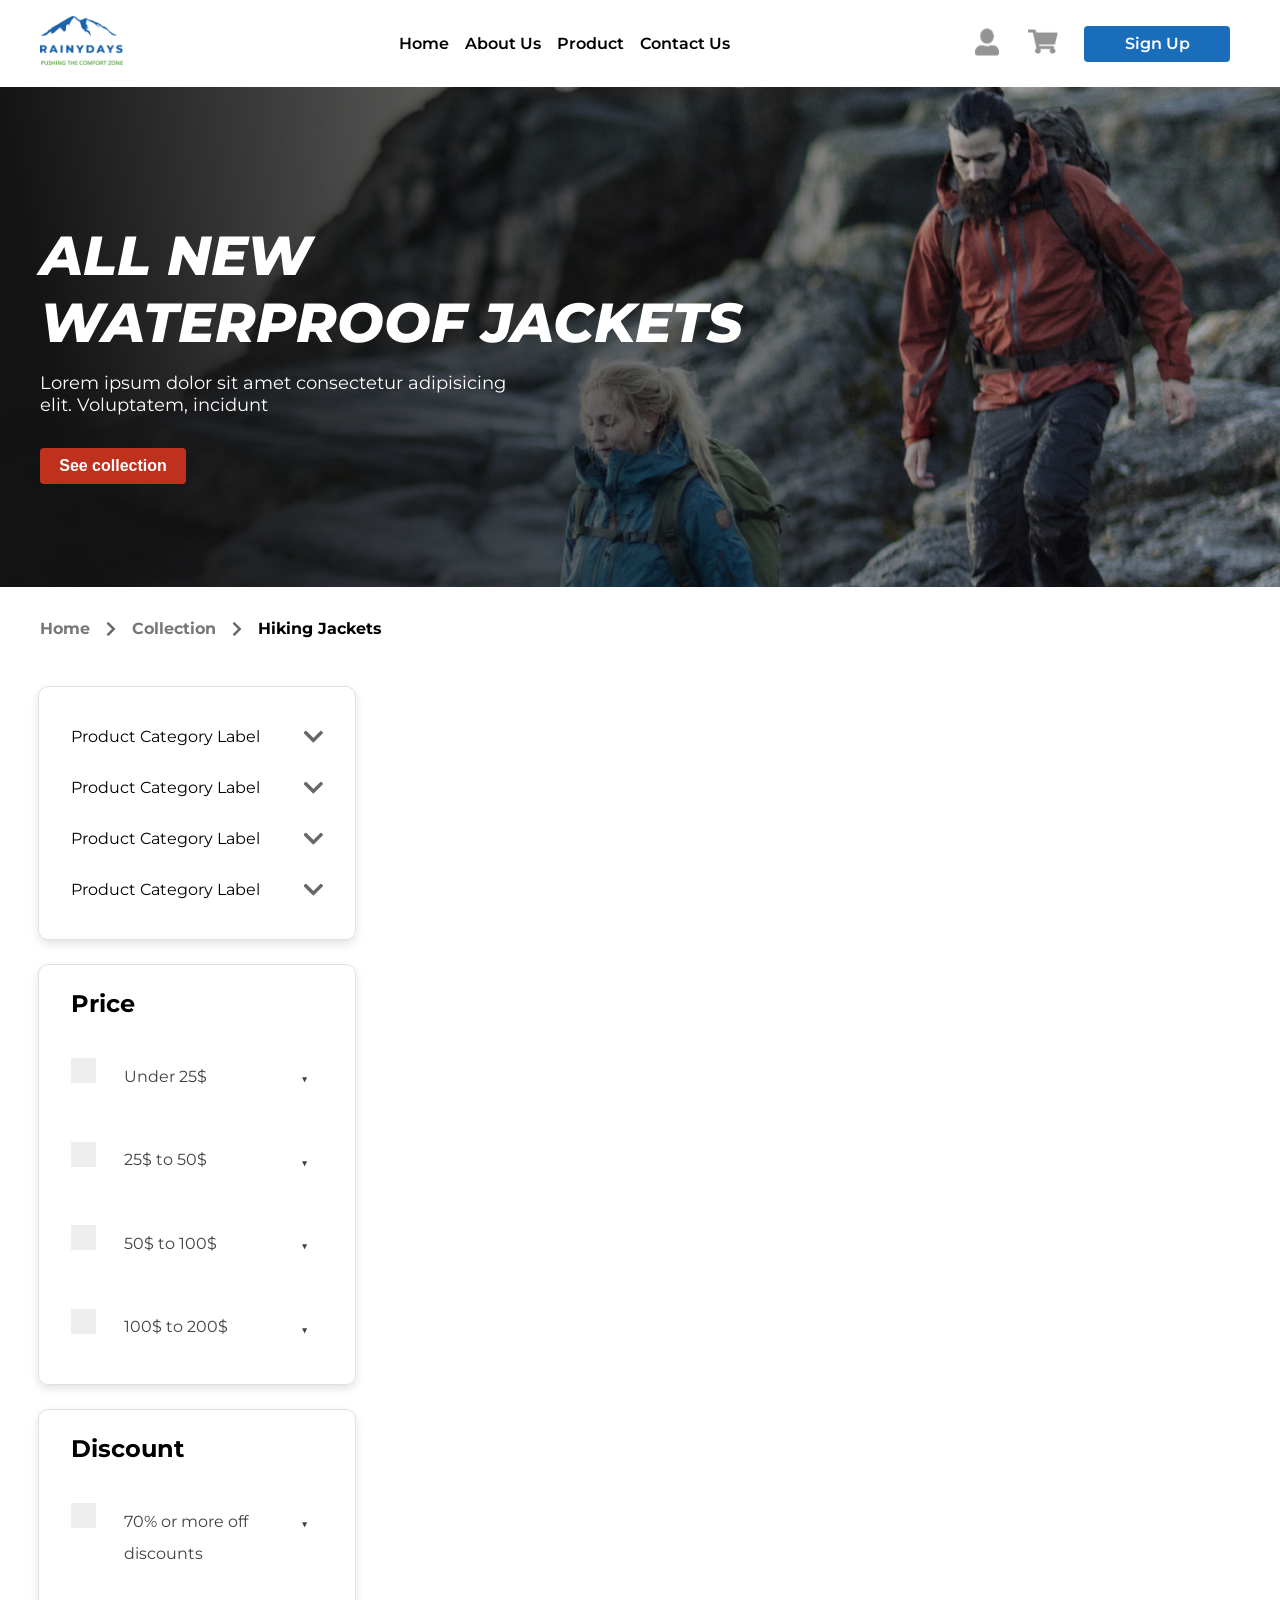
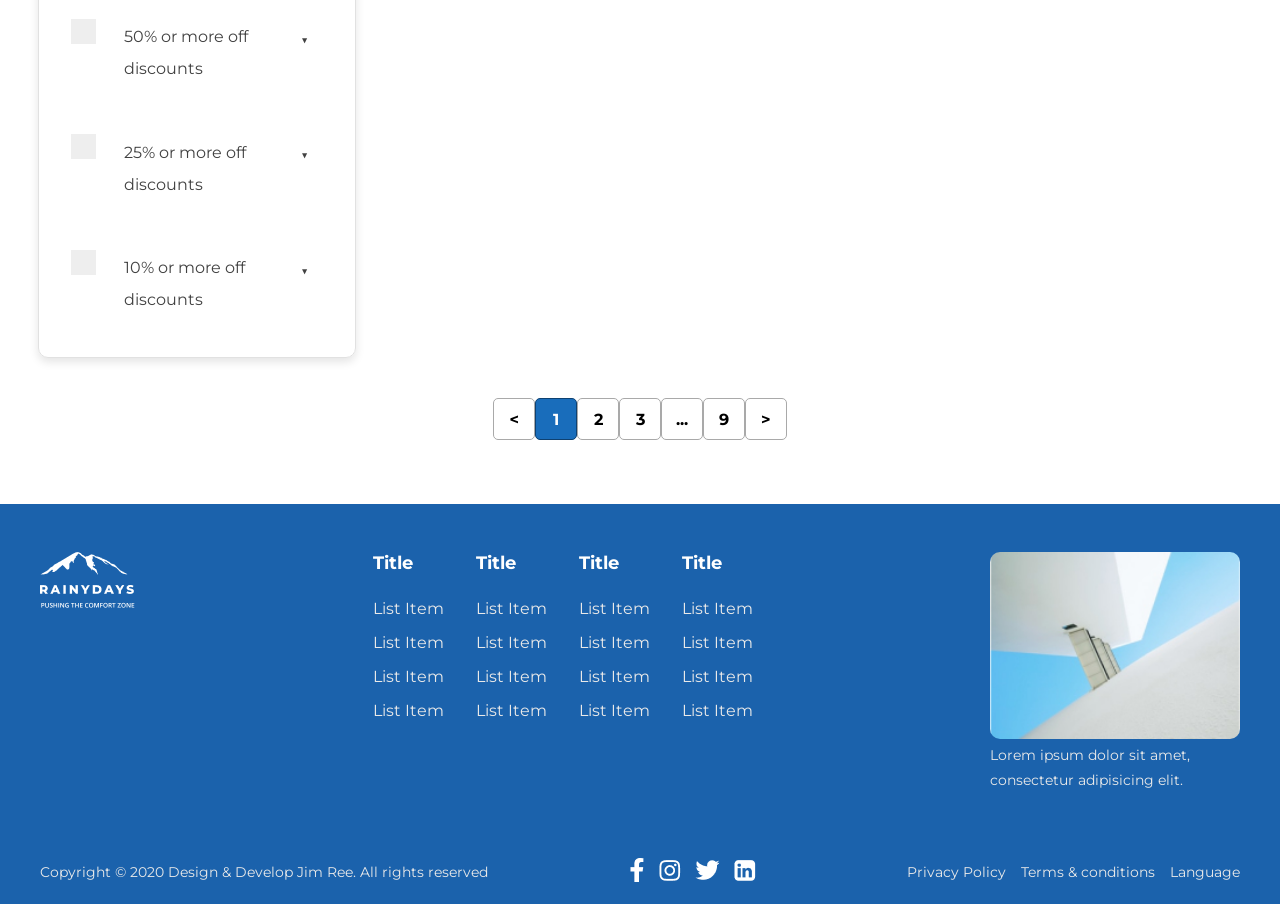
<file: product.html>
<!DOCTYPE html>
<html lang="en">
  <head>
    <meta charset="UTF-8" />
    <meta name="viewport" content="width=device-width, initial-scale=1.0" />
    <link rel="stylesheet" href="Css/styles.css" />
    <link rel="stylesheet" href="Css/product.css" />
    <title>PRODUCT | RAINYDAYS</title>
    <meta name="Description" content="This is the rainDays" />
    <!-- Hotjar Tracking Code for https://first-school-project-jim-ree.netlify.app -->
    <script>
      (function (h, o, t, j, a, r) {
        h.hj =
          h.hj ||
          function () {
            (h.hj.q = h.hj.q || []).push(arguments);
          };
        h._hjSettings = { hjid: 2266911, hjsv: 6 };
        a = o.getElementsByTagName("head")[0];
        r = o.createElement("script");
        r.async = 1;
        r.src = t + h._hjSettings.hjid + j + h._hjSettings.hjsv;
        a.appendChild(r);
      })(window, document, "https://static.hotjar.com/c/hotjar-", ".js?sv=");
    </script>
  </head>

  <body>
    <!-- Navbar starts here -->
    <!-- Navbar starts here -->
    <nav>
      <div class="container">
        <div class="navbar">
          <div class="logo-top">
            <a href="/index.html">
              <img src="/IMG/Logo.png" alt="Logo" width="150px" />
            </a>
          </div>
          <div class="nav-meny">
            <a href="/index.html">Home</a>
            <a href="/om.html">About Us</a>
            <a href="/product.html" class="active">Product</a>
            <a href="/contact.html">Contact Us</a>
          </div>
          <div class="nav-thirdrow">
            <a href="/sign-In.html"
              ><img src="/IMG/Vector1.png" alt="user"
            /></a>
            <a href="/cart.html"><img src="/IMG/Vector2.png" alt="cart" /></a>
            <a href="/sign-up.html" class="btn -primary">Sign Up</a>
          </div>
          <div class="mobile-nav-btn" id="menuToggle">
            <input type="checkbox" />
            <span></span>
            <span></span>
            <span></span>
            <ul id="menu">
              <li><a href="/index.html">Home</a></li>
              <li><a href="/om.html">About Us</a></li>
              <li><a href="/product.html" class="active">Product</a></li>
              <li><a href="/contact.html">Contact Us</a></li>
              <li><a href="/sign-up.html">Sign Up</a></li>
              <li><a href="/sign-In.html">Sign In</a></li>
              <li><a href="/cart.html">Cart</a></li>
            </ul>
          </div>
        </div>
      </div>
    </nav>
    <!-- Navbar ends here -->
    <header class="hero-background">
      <div class="container">
        <div class="content-wrapper">
          <h1><span>ALL NEW</span><span>WATERPROOF JACKETS</span></h1>
          <p>
            Lorem ipsum dolor sit amet consectetur adipisicing elit. Voluptatem,
            incidunt
          </p>
          <button class="btn -primary">See collection</button>
        </div>
      </div>
    </header>
    <main>
      <div class="container">
        <div class="flex-label">
          <span class="text">Home</span>
          <img src="/IMG/rightArrow.png" />
          <span class="text">Collection</span>
          <img src="/IMG/rightArrow.png" />
          <span class="text">Hiking Jackets</span>
        </div>
      </div>
      <div class="mobile-menu-block">
        <div class="container">
          <div class="block">
            <img src="/IMG/filter.png" />
            <span>Filters</span>
          </div>
          <form action="#">
            <div class="select-box">
              <label for="select-box1" class="label select-box1"
                ><span class="label-desc">Sort By</span>
              </label>
              <select id="select-box1" class="select">
                <option value="Choice 1">Price</option>
                <option value="Choice 2">Ratings</option>
                <option value="Choice 3">Newest</option>
              </select>
            </div>
          </form>
        </div>
      </div>
      <div class="container">
        <div class="grid-of-two">
          <div class="menu-blocks">
            <!-- menu blocks goes here -->
            <div class="menu">
              <ul>
                <li>
                  <div class="flex">
                    <span>Product Category Label</span>
                    <img src="/IMG/Icon (4).png" />
                  </div>
                </li>
                <li>
                  <div class="flex">
                    <span>Product Category Label</span>
                    <img src="/IMG/Icon (4).png" />
                  </div>
                </li>
                <li>
                  <div class="flex">
                    <span>Product Category Label</span>
                    <img src="/IMG/Icon (4).png" />
                  </div>
                </li>
                <li>
                  <div class="flex">
                    <span>Product Category Label</span>
                    <img src="/IMG/Icon (4).png" />
                  </div>
                </li>
              </ul>
            </div>
            <!-- second menu -->
            <div class="menu">
              <h1>Price</h1>
              <div class="checkbox-list-wrapper">
                <div class="checkbox-wrapper">
                  <label class="box-container"
                    ><span class="label">Under 25$</span>
                    <input type="checkbox" />
                    <span class="checkmark"></span>
                  </label>
                </div>
                <div class="checkbox-wrapper">
                  <label class="box-container"
                    ><span class="label">25$ to 50$</span>
                    <input type="checkbox" />
                    <span class="checkmark"></span>
                  </label>
                </div>
                <div class="checkbox-wrapper">
                  <label class="box-container"
                    ><span class="label">50$ to 100$</span>
                    <input type="checkbox" />
                    <span class="checkmark"></span>
                  </label>
                </div>
                <div class="checkbox-wrapper">
                  <label class="box-container"
                    ><span class="label">100$ to 200$</span>
                    <input type="checkbox" />
                    <span class="checkmark"></span>
                  </label>
                </div>
              </div>
            </div>
            <!-- Third menu -->
            <div class="menu">
              <h1>Discount</h1>
              <div class="checkbox-list-wrapper">
                <div class="checkbox-wrapper">
                  <label class="box-container"
                    ><span class="label">70% or more off discounts</span>
                    <input type="checkbox" />
                    <span class="checkmark"></span>
                  </label>
                </div>
                <div class="checkbox-wrapper">
                  <label class="box-container"
                    ><span class="label">50% or more off discounts</span>
                    <input type="checkbox" />
                    <span class="checkmark"></span>
                  </label>
                </div>
                <div class="checkbox-wrapper">
                  <label class="box-container"
                    ><span class="label">25% or more off discounts</span>
                    <input type="checkbox" />
                    <span class="checkmark"></span>
                  </label>
                </div>
                <div class="checkbox-wrapper">
                  <label class="box-container"
                    ><span class="label">10% or more off discounts</span>
                    <input type="checkbox" />
                    <span class="checkmark"></span>
                  </label>
                </div>
              </div>
            </div>
          </div>
          <!-- products goes here -->
          <div class="products-wrapper" id="products-list">
            <!-- Product cards here -->
          </div>
        </div>
      </div>
      <div class="pagintation-wrapper">
        <ul>
          <li>></li>
          <li>1</li>
          <li>2</li>
          <li>3</li>
          <li>...</li>
          <li>9</li>
          <li>></li>
        </ul>
      </div>
    </main>
    <!-- --FOOTER starts here -->
    <footer>
      <div class="container">
        <div class="footer-head-container">
          <div class="footerLogo">
            <img src="IMG/Logofooter.png" alt="footer-logo" />
          </div>
          <div class="social-links-mobile">
            <a href="#"><img src="IMG/IconFB.png" /></a>
            <a href="#"><img src="IMG/Iconinstagram.png" /></a>
            <a href="#"><img src="IMG/IconTwitter.png" /></a>
            <a href="#"><img src="IMG/Icon.png" /></a>
          </div>
          <div class="footer-lists">
            <ul>
              <li>Title</li>
              <li>List Item</li>
              <li>List Item</li>
              <li>List Item</li>
              <li>List Item</li>
            </ul>
            <ul>
              <li>Title</li>
              <li>List Item</li>
              <li>List Item</li>
              <li>List Item</li>
              <li>List Item</li>
            </ul>
            <ul>
              <li>Title</li>
              <li>List Item</li>
              <li>List Item</li>
              <li>List Item</li>
              <li>List Item</li>
            </ul>
            <ul>
              <li>Title</li>
              <li>List Item</li>
              <li>List Item</li>
              <li>List Item</li>
              <li>List Item</li>
            </ul>
          </div>
          <div class="footer-bilde">
            <img src="IMG/Image5.jpg" alt="footer-bilde" width="250px" />
            <p class="paragraph">
              Lorem ipsum dolor sit amet, consectetur adipisicing elit.
            </p>
          </div>
        </div>
        <div class="footer-bottom-container">
          <div class="footer-p">
            <p class="paragraph">
              Copyright © 2020 Design & Develop Jim Ree. All rights reserved
            </p>
          </div>
          <div class="social-links">
            <a href="#"><img src="IMG/IconFB.png" /></a>
            <a href="#"><img src="IMG/Iconinstagram.png" /></a>
            <a href="#"><img src="IMG/IconTwitter.png" /></a>
            <a href="#"><img src="IMG/Icon.png" /></a>
          </div>
          <div class="cookies">
            <ul>
              <li>Privacy Policy</li>
              <li>Terms & conditions</li>
              <li>Language</li>
            </ul>
          </div>
        </div>
      </div>
    </footer>
    <!-- --FOOTER ends here -->
    <script src="JS/products.js"></script>
  </body>
</html>
</file>
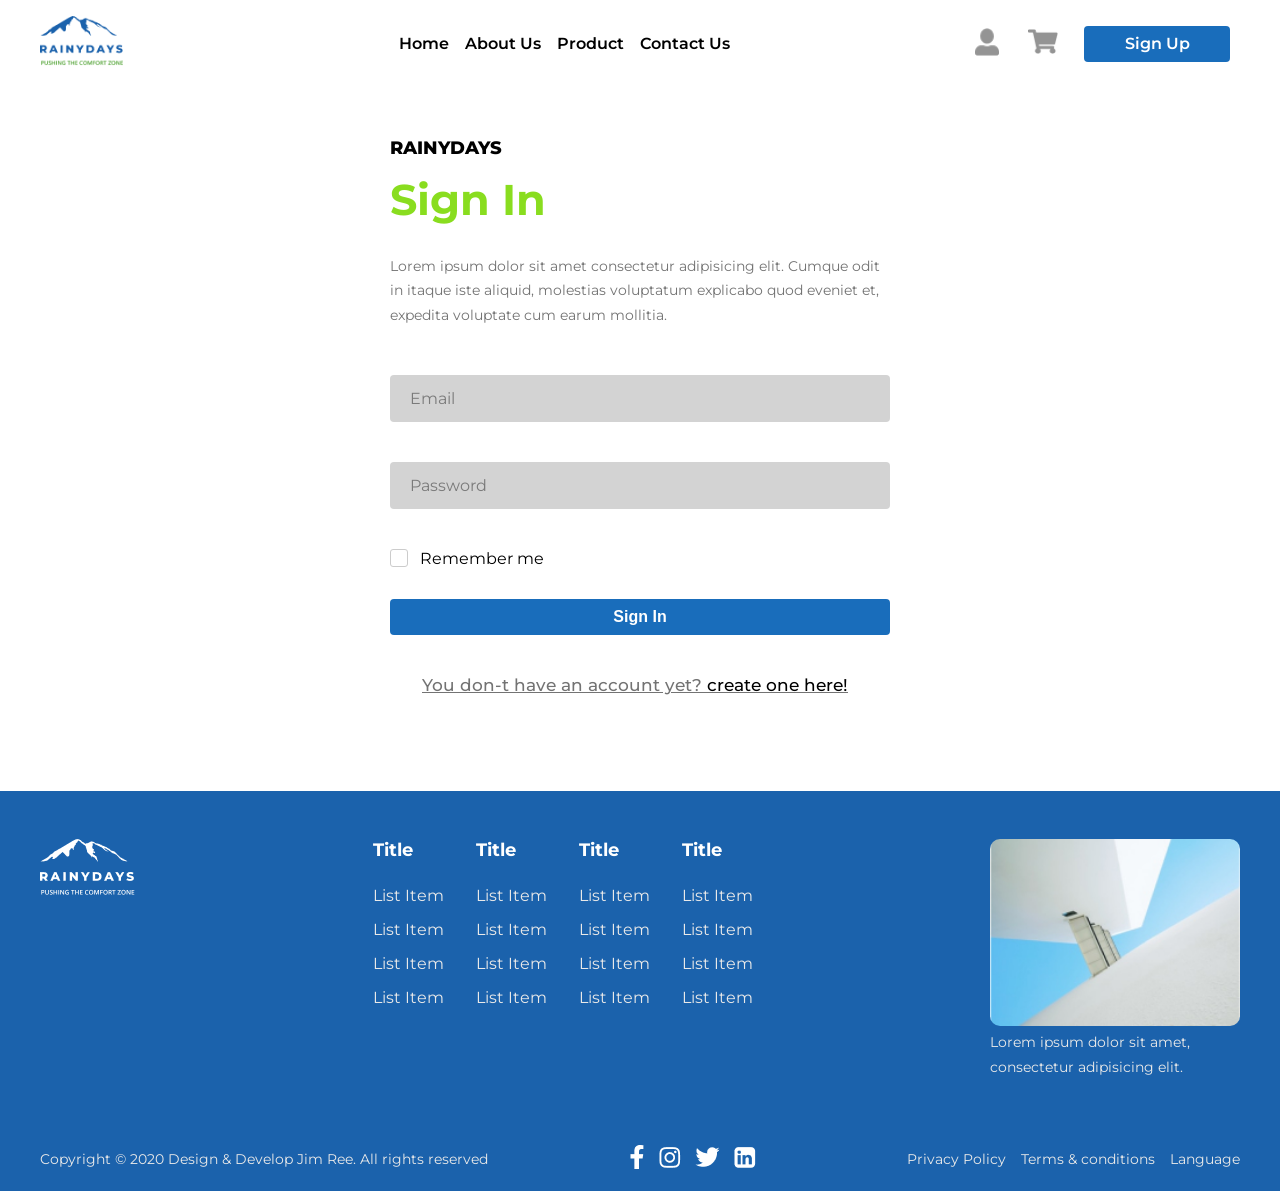
<file: Sign-In.html>
<!DOCTYPE html>
<html lang="en">
  <head>
    <meta charset="UTF-8" />
    <meta name="viewport" content="width=device-width, initial-scale=1.0" />
    <link rel="stylesheet" href="Css/styles.css" />
    <link rel="stylesheet" href="Css/contact.css" />
    <link rel="stylesheet" href="Css/sign.css" />
    <title>SIGN IN | RAINYDAYS</title>
    <meta name="Description" content="This is the rainDays" />
    <!-- Hotjar Tracking Code for https://first-school-project-jim-ree.netlify.app -->
    <script>
      (function (h, o, t, j, a, r) {
        h.hj =
          h.hj ||
          function () {
            (h.hj.q = h.hj.q || []).push(arguments);
          };
        h._hjSettings = { hjid: 2266911, hjsv: 6 };
        a = o.getElementsByTagName("head")[0];
        r = o.createElement("script");
        r.async = 1;
        r.src = t + h._hjSettings.hjid + j + h._hjSettings.hjsv;
        a.appendChild(r);
      })(window, document, "https://static.hotjar.com/c/hotjar-", ".js?sv=");
    </script>
  </head>

  <body>
    <!-- Navbar starts here -->
    <nav>
      <div class="container">
        <div class="navbar">
          <div class="logo-top">
            <a href="/index.html">
              <img src="IMG/Logo.png" alt="Logo" width="150px" />
            </a>
          </div>
          <div class="nav-meny">
            <a href="/index.html">Home</a>
            <a href="/om.html">About Us</a>
            <a href="/product.html">Product</a>
            <a href="/contact.html">Contact Us</a>
          </div>
          <div class="nav-thirdrow">
            <a href="/sign-In.html" class="active"
              ><img src="/IMG/Vector1.png" alt="user"
            /></a>
            <a href="/cart.html"><img src="/IMG/Vector2.png" alt="cart" /></a>
            <a href="/sign-up.html" class="btn -primary">Sign Up</a>
          </div>
          <div class="mobile-nav-btn" id="menuToggle">
            <input type="checkbox" />
            <span></span>
            <span></span>
            <span></span>
            <ul id="menu">
              <li><a href="/index.html">Home</a></li>
              <li><a href="/om.html">About Us</a></li>
              <li><a href="/product.html">Product</a></li>
              <li><a href="/contact.html">Contact Us</a></li>
              <li><a href="/sign-up.html">Sign Up</a></li>
              <li><a href="/sign-In.html" class="active">Sign In</a></li>
              <li><a href="/cart.html">Cart</a></li>
            </ul>
          </div>
        </div>
      </div>
    </nav>
    <!-- Navbar ends here -->
    <!-- --MAIN-SEECTION starts here -->
    <main class="container">
      <div class="section-wrapper">
        <div class="text-content">
          <span class="heading-smd">RAINYDAYS</span>
          <h1 class="heading-smd">Sign In</h1>
          <p class="paragraph">
            Lorem ipsum dolor sit amet consectetur adipisicing elit. Cumque odit
            in itaque iste aliquid, molestias voluptatum explicabo quod eveniet
            et, expedita voluptate cum earum mollitia.
          </p>
        </div>
        <div class="form-contact">
          <form id="sign-in" class="form">
            <div class="formlabel">
              <input
                type="email"
                name="email"
                id="email"
                required
                placeholder="email"
              />
              <label for="email">Email</label>
              <span id="note-email" class="notification"></span>
            </div>
            <div class="formlabel">
              <input
                type="password"
                name="password"
                id="password"
                required
                placeholder="password"
              />
              <label for="password">Password</label>
              <span id="note-password" class="notification"></span>
            </div>
            <div class="form-footer">
              <label class="control control--checkbox"
                >Remember me
                <input type="checkbox" />
                <div class="control--indicator"></div>
              </label>
            </div>
            <button type="submit" class="btn -primary">Sign In</button>
            <span id="submit-results" class="notification"></span>
          </form>
        </div>
        <div class="contact-footer">
          <p>
            You don-t have an account yet?
            <a href="Sign-up.html">create one here!</a>
          </p>
        </div>
      </div>
    </main>
    <!-- --MAIN-SECTION ends here -->
    <!-- --FOOTER starts here -->
    <footer>
      <div class="container">
        <div class="footer-head-container">
          <div class="footerLogo">
            <img src="IMG/Logofooter.png" alt="footer-logo" />
          </div>
          <div class="social-links-mobile">
            <a href="#"><img src="IMG/IconFB.png" /></a>
            <a href="#"><img src="IMG/Iconinstagram.png" /></a>
            <a href="#"><img src="IMG/IconTwitter.png" /></a>
            <a href="#"><img src="IMG/Icon.png" /></a>
          </div>
          <div class="footer-lists">
            <ul>
              <li>Title</li>
              <li>List Item</li>
              <li>List Item</li>
              <li>List Item</li>
              <li>List Item</li>
            </ul>
            <ul>
              <li>Title</li>
              <li>List Item</li>
              <li>List Item</li>
              <li>List Item</li>
              <li>List Item</li>
            </ul>
            <ul>
              <li>Title</li>
              <li>List Item</li>
              <li>List Item</li>
              <li>List Item</li>
              <li>List Item</li>
            </ul>
            <ul>
              <li>Title</li>
              <li>List Item</li>
              <li>List Item</li>
              <li>List Item</li>
              <li>List Item</li>
            </ul>
          </div>
          <div class="footer-bilde">
            <img src="IMG/Image5.jpg" alt="footer-bilde" width="250px" />
            <p class="paragraph">
              Lorem ipsum dolor sit amet, consectetur adipisicing elit.
            </p>
          </div>
        </div>
        <div class="footer-bottom-container">
          <div class="footer-p">
            <p class="paragraph">
              Copyright © 2020 Design & Develop Jim Ree. All rights reserved
            </p>
          </div>
          <div class="social-links">
            <a href="#"><img src="IMG/IconFB.png" /></a>
            <a href="#"><img src="IMG/Iconinstagram.png" /></a>
            <a href="#"><img src="IMG/IconTwitter.png" /></a>
            <a href="#"><img src="IMG/Icon.png" /></a>
          </div>
          <div class="cookies">
            <ul>
              <li>Privacy Policy</li>
              <li>Terms & conditions</li>
              <li>Language</li>
            </ul>
          </div>
        </div>
      </div>
    </footer>
    <!-- --FOOTER ends here -->
    <script src="JS/signIn.js"></script>
  </body>
</html>
</file>
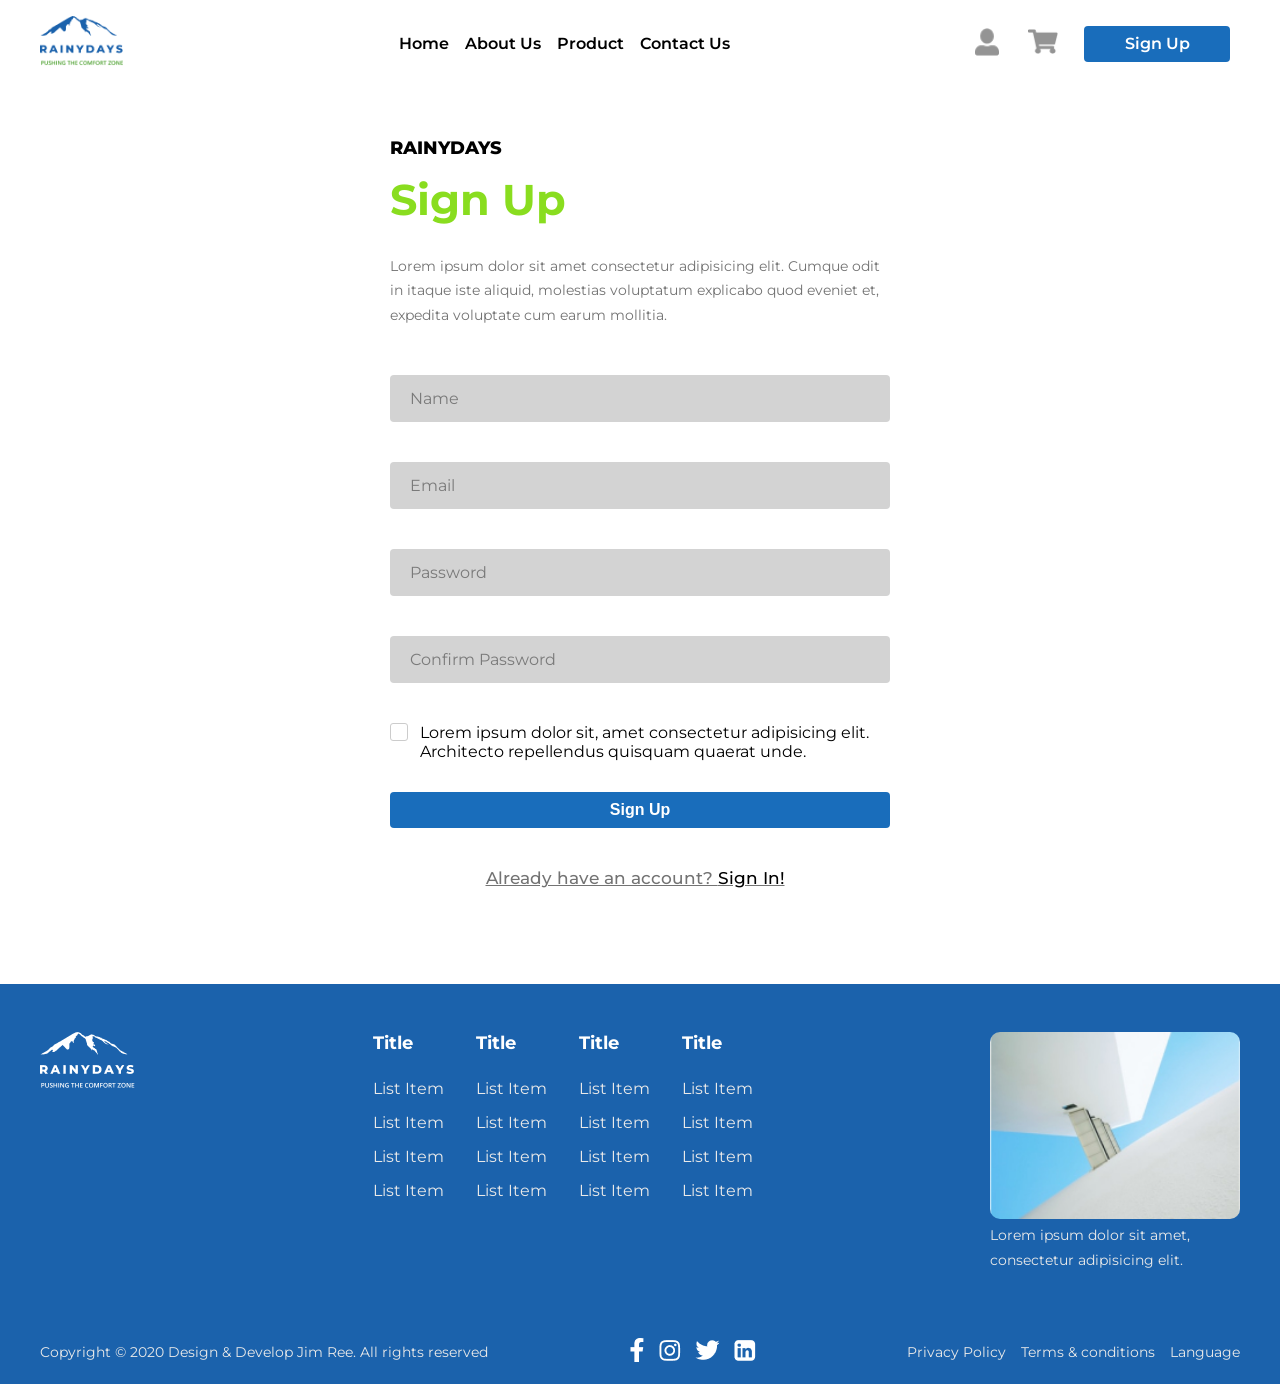
<file: Sign-up.html>
<!DOCTYPE html>
<html lang="en">
  <head>
    <meta charset="UTF-8" />
    <meta name="viewport" content="width=device-width, initial-scale=1.0" />
    <link rel="stylesheet" href="Css/styles.css" />
    <link rel="stylesheet" href="Css/contact.css" />
    <link rel="stylesheet" href="Css/sign.css" />
    <title>SIGN UP | RAINYDAYS</title>
    <meta name="Description" content="This is the rainDays" />
    <!-- Hotjar Tracking Code for https://first-school-project-jim-ree.netlify.app -->
    <script>
      (function (h, o, t, j, a, r) {
        h.hj =
          h.hj ||
          function () {
            (h.hj.q = h.hj.q || []).push(arguments);
          };
        h._hjSettings = { hjid: 2266911, hjsv: 6 };
        a = o.getElementsByTagName("head")[0];
        r = o.createElement("script");
        r.async = 1;
        r.src = t + h._hjSettings.hjid + j + h._hjSettings.hjsv;
        a.appendChild(r);
      })(window, document, "https://static.hotjar.com/c/hotjar-", ".js?sv=");
    </script>
  </head>

  <body>
    <!-- Navbar starts here -->
    <nav>
      <div class="container">
        <div class="navbar">
          <div class="logo-top">
            <a href="/index.html">
              <img src="/IMG/Logo.png" alt="Logo" width="150px" />
            </a>
          </div>
          <div class="nav-meny">
            <a href="/index.html">Home</a>
            <a href="/om.html">About Us</a>
            <a href="/product.html">Product</a>
            <a href="/contact.html">Contact Us</a>
          </div>
          <div class="nav-thirdrow">
            <a href="/sign-In.html"
              ><img src="/IMG/Vector1.png" alt="user"
            /></a>
            <a href="/cart.html"><img src="/IMG/Vector2.png" alt="cart" /></a>
            <a href="/sign-up.html" class="btn -primary active">Sign Up</a>
          </div>
          <div class="mobile-nav-btn" id="menuToggle">
            <input type="checkbox" />
            <span></span>
            <span></span>
            <span></span>
            <ul id="menu">
              <li><a href="/index.html">Home</a></li>
              <li><a href="/om.html">About Us</a></li>
              <li><a href="/product.html">Product</a></li>
              <li><a href="/contact.html">Contact Us</a></li>
              <li><a href="/sign-up.html" class="active">Sign Up</a></li>
              <li><a href="/sign-In.html">Sign In</a></li>
              <li><a href="/cart.html">Cart</a></li>
            </ul>
          </div>
        </div>
      </div>
    </nav>
    <!-- Navbar ends here -->
    <!-- --MAIN-SEECTION starts here -->
    <main class="container">
      <div class="section-wrapper">
        <div class="text-content">
          <span class="heading-smd">RAINYDAYS</span>
          <h1 class="heading-smd">Sign Up</h1>
          <p class="paragraph">
            Lorem ipsum dolor sit amet consectetur adipisicing elit. Cumque odit
            in itaque iste aliquid, molestias voluptatum explicabo quod eveniet
            et, expedita voluptate cum earum mollitia.
          </p>
        </div>
        <div class="form-contact">
          <form action="" method="get" class="form" id="sign-up">
            <div class="formlabel">
              <input type="text" id="name" required placeholder="name" />
              <label for="name">Name</label>
              <span id="note-name" class="notification"></span>
            </div>
            <div class="formlabel">
              <input
                type="email"
                name="email"
                id="email"
                required
                placeholder="email"
              />
              <label for="email">Email</label>
              <span id="note-email" class="notification"></span>
            </div>
            <div class="formlabel">
              <input
                type="password"
                name="password"
                id="password"
                required
                placeholder="password"
              />
              <label for="password">Password</label>
              <span id="note-password" class="notification"></span>
            </div>
            <div class="formlabel">
              <input
                type="password"
                name="pass-confirm"
                id="pass-confirm"
                required
                placeholder="confirm password"
              />
              <label for="pass-confirm">Confirm Password</label>
              <span id="note-pass-confirm" class="notification"></span>
            </div>
            <div class="form-footer">
              <label class="control control--checkbox"
                >Lorem ipsum dolor sit, amet consectetur adipisicing elit.
                Architecto repellendus quisquam quaerat unde.
                <input type="checkbox" />
                <div class="control--indicator"></div>
              </label>
            </div>
            <button type="submit" class="btn -primary">Sign Up</button>
            <span id="submit-results" class="notification"></span>
          </form>
        </div>
        <div class="contact-footer">
          <p>Already have an account? <a href="/sign-In.html">Sign In!</a></p>
        </div>
      </div>
    </main>
    <!-- --MAIN-SECTION ends here -->
    <!-- --FOOTER starts here -->
    <footer>
      <div class="container">
        <div class="footer-head-container">
          <div class="footerLogo">
            <img src="IMG/Logofooter.png" alt="footer-logo" />
          </div>
          <div class="social-links-mobile">
            <a href="#"><img src="IMG/IconFB.png" /></a>
            <a href="#"><img src="IMG/Iconinstagram.png" /></a>
            <a href="#"><img src="IMG/IconTwitter.png" /></a>
            <a href="#"><img src="IMG/Icon.png" /></a>
          </div>
          <div class="footer-lists">
            <ul>
              <li>Title</li>
              <li>List Item</li>
              <li>List Item</li>
              <li>List Item</li>
              <li>List Item</li>
            </ul>
            <ul>
              <li>Title</li>
              <li>List Item</li>
              <li>List Item</li>
              <li>List Item</li>
              <li>List Item</li>
            </ul>
            <ul>
              <li>Title</li>
              <li>List Item</li>
              <li>List Item</li>
              <li>List Item</li>
              <li>List Item</li>
            </ul>
            <ul>
              <li>Title</li>
              <li>List Item</li>
              <li>List Item</li>
              <li>List Item</li>
              <li>List Item</li>
            </ul>
          </div>
          <div class="footer-bilde">
            <img src="IMG/Image5.jpg" alt="footer-bilde" width="250px" />
            <p class="paragraph">
              Lorem ipsum dolor sit amet, consectetur adipisicing elit.
            </p>
          </div>
        </div>
        <div class="footer-bottom-container">
          <div class="footer-p">
            <p class="paragraph">
              Copyright © 2020 Design & Develop Jim Ree. All rights reserved
            </p>
          </div>
          <div class="social-links">
            <a href="#"><img src="IMG/IconFB.png" /></a>
            <a href="#"><img src="IMG/Iconinstagram.png" /></a>
            <a href="#"><img src="IMG/IconTwitter.png" /></a>
            <a href="#"><img src="IMG/Icon.png" /></a>
          </div>
          <div class="cookies">
            <ul>
              <li>Privacy Policy</li>
              <li>Terms & conditions</li>
              <li>Language</li>
            </ul>
          </div>
        </div>
      </div>
    </footer>
    <!-- --FOOTER ends here -->
    <script src="JS/signUp.js"></script>
  </body>
</html>
</file>
<file: Css/styles.css>
@import url("https://fonts.googleapis.com/css2?family=Montserrat:ital,wght@0,400;0,500;0,600;0,700;0,800;0,900;1,800;1,900&display=swap");
@import url("https://fonts.googleapis.com/css2?family=Playfair+Display:ital,wght@0,500;0,600;0,700;0,800;1,500;1,600;1,700;1,800&display=swap");

:root {
  --paragraph: #737373;
  --blue: #196dbb;
  --darkBlue: #0e4171;
  --green: #547a00;
  --darkGreen: #008000;
}

* {
  margin: 0;
  padding: 0;
}

body {
  font-family: "Montserrat", Arial, Helvetica, sans-serif;
  background-color: #ffffff;
  position: relative;
  margin: 0;
  padding: 0;
}

a {
  color: black;
  margin-right: 10px;
  text-decoration: none;
}


.container {
  max-width: 1200px;
  margin: 0 auto;
  padding: 16px;
}

.btn {
  height: 36px;
  width: 146px;
  font-size: 16px;
  font-weight: 600;
  border-radius: 4px;
  border: 0;
  cursor: pointer;
  transition: 0.4s all ease-out;
}

.btn.-primary {
  background: var(--blue);
  color: white;
}
/* #0e4171 */
.btn.-primary:hover {
  background: var(--darkBlue);
}

.btn.-secondary {
  color: var(--blue);
}

.btn.-secondary:hover {
  color: var(--darkBlue);
  text-decoration: underline;
}

.heading-lg {
  font-family: "Playfair-Display";
  line-height: 1.25;
  font-weight: 400;
  font-size: 50px;
}
.heading-md {
  font-size: 28px;
  font-weight: 800;
  margin-bottom: 1.5rem;
  text-transform: uppercase;
  line-height: 1.55;
  font-style: italic;
}
.heading-smd {
  font-size: 22px;
  font-weight: 800;
  margin-bottom: 1.25rem;
  text-transform: capitalize;
  line-height: 1.55;
}

@media screen and (max-width: 1200px) {
  .heading-lg {
    font-size: 42px;
  }
  .heading-md {
    font-size: 25px;
  }
}
@media screen and (max-width: 425px) {
  .heading-lg {
    font-size: 28px;
  }
  .heading-md {
    font-size: 23px;
  }
  .heading-smd {
    font-size: 20px;
  }
}

.paragraph {
  font-size: 14px;
  line-height: 1.75;
  color: var(--paragraph);
}

/* Navbar styles */
nav {
  background-color: white;
}

.nav-meny {
  display: flex;
  justify-content: center;
  font-family: "Montserrat";
  font-weight: 600;
}

nav .btn {
  display: flex;
  align-items: center;
  justify-content: center;
}

.nav-meny a {
  margin-right: 16px;
}

.nav-meny a.active {
  pointer-events: none;
}

.navbar {
  display: flex;
  align-items: center;
  justify-content: space-between;
}

.logo-top {
  display: flex;
  margin-right: 40px;
  width: 93px;
  height: 55.15px;
}

.logo-top img {
  width: 100%;
}

.nav-thirdrow {
  display: flex;
  align-items: center;
  justify-content: center;
}

.nav-thirdrow img {
  height: 28px;
  width: 30px;
  margin-right: 16px;
  object-fit: contain;
  object-position: center;
  opacity: 0.7;
  transition: .2s opacity ease;
}

.nav-thirdrow a:hover img {
  opacity: 1;
}

.mobile-nav-btn,
.mobile-nav-menu {
  display: none;
}

@media screen and (max-width: 768px) {
  nav {
    background-color: white;
    position: fixed;
    top: 0;
    left: 0;
    right: 0;
    z-index: 10;
    box-shadow: -1px 4px 10px 0px #00000042;
    width: 100vw;
  }
  .nav-meny,
  .nav-thirdrow {
    display: none;
  }
  .mobile-nav-btn {
    display: block;
  }
  #menuToggle {
    display: flex;
    flex-direction: column;
    position: relative;
    z-index: 1;
    -webkit-user-select: none;
    user-select: none;
  }

  #menuToggle ul {
    list-style: none;
  }

  #menuToggle input {
    display: flex;
    width: 40px;
    height: 32px;
    position: absolute;
    cursor: pointer;
    opacity: 0;
    z-index: 2;
  }

  #menuToggle span {
    display: flex;
    width: 29px;
    height: 2px;
    margin-bottom: 5px;
    position: relative;
    background: #000000;
    border-radius: 3px;
    z-index: 1;
    transform-origin: 5px 0px;
    transition: transform 0.5s cubic-bezier(0.77, 0.2, 0.05, 1),
      background 0.5s cubic-bezier(0.77, 0.2, 0.05, 1), opacity 0.55s ease;
  }

  #menuToggle span:first-child {
    transform-origin: 0% 0%;
  }

  #menuToggle span:nth-last-child(2) {
    transform-origin: 0% 100%;
  }

  #menuToggle input:checked ~ span {
    opacity: 1;
    transform: rotate(45deg) translate(-3px, -1px);
    background: #000000;
  }
  #menuToggle input:checked ~ span:nth-last-child(3) {
    opacity: 0;
    transform: rotate(0deg) scale(0.2, 0.2);
  }

  #menuToggle input:checked ~ span:nth-last-child(2) {
    transform: rotate(-45deg) translate(0, -1px);
  }

  #menu {
    position: fixed;
    width: 180px;
    height: 100vh;
    box-shadow: 0 0 10px #85888c;
    margin: -50px 0 0 -50px;
    padding: 50px;
    padding-top: 125px;
    top: 0;
    right: 0;
    background-color: #fdfdfd;
    transform-origin: 0% 0%;
    transform: translate(120%, 0);
    transition: transform 0.5s cubic-bezier(0.77, 0.2, 0.05, 1);
  }

  #menu li {
    padding: 1rem 0;
    transition-delay: 2s;
    font-size: 20px;
    font-weight: 700;
  }

  #menu li a.active {
    pointer-events: none;
    color: var(--blue);
  }

  #menuToggle input:checked ~ ul {
    transform: none;
  }
}

.product-image {
  margin-top: 4rem;
  display: grid;
  grid-template-columns: 1fr 1fr 1fr;
  align-items: flex-start;
  justify-content: space-between;
  gap: 5rem;
}

/* newsletter-section */
.newsletter-container {
  display: grid;
  grid-template-columns: 1fr 1fr;
  align-items: center;
  column-gap: 3rem;
  max-width: 1200px;
  margin: 0 auto;
  padding: 16px;
  height: 350px;
}

.newsletter-container img {
  width: 100%;
  object-fit: cover;
  object-position: center;
}

.newsletter-container form input {
  background: #dbdbdb;
  height: 35px;
  border: 0;
  border-radius: 4px;
  padding-left: 16px;
  border-top-right-radius: 0;
  border-bottom-right-radius: 0;
}

.newsletter-container form {
  display: flex;
  margin-top: 1.5rem;
}
.newsletter-container form button {
  margin-left: -5px;
  height: 35px;
  border-top-left-radius: 0;
  border-bottom-left-radius: 0;
}

.newsletter-container #notification.error-n {
  color: #e01010 !important;
}

.newsletter-container #notification {
  color: var(--green);
  margin-top: 1rem;
}

.notification {
  color: var(--green);
  font-size: 14px !important;
  display: block;
  margin: 1rem 0;
}

.notification.error-n {
  color: #e01010 !important;
}


@media screen and (max-width: 890px) {
  .newsletter-container {
    grid-template-columns: 1fr;
    height: 100%;
  }
  .newsletter-container img {
    margin-bottom: 1.5rem;
  }
}
@media screen and (max-width: 768px) {
  .newsletter-container {
    grid-template-columns: 1fr;
    height: 100%;
  }
  .newsletter-container img {
    margin-left: -30px;
    width: 100vw;
  }
}
@media screen and (max-width: 425px) {
  .newsletter-container {
    margin-bottom: 0.5rem;
    padding: 0;
  }
  .newsletter-container img {
    margin-left: -16px;
  }
  .newsletter-container form input {
    width: 55%;
  }
  .newsletter-container form button {
    margin-left: 0;
  }
  .newsletter-container .content-block {
    width: 96%;
  }
}
/* FOOTER */

footer {
  background-color: #1b62ac;
  padding-top: 2rem;
}

footer .paragraph {
  color: #e9e9e9;
}

footer .social-links-mobile {
  display: none;
}

.footer-head-container .footer-lists {
  display: grid;
  grid-template-columns: 1fr 1fr 1fr 1fr;
  column-gap: 2rem;
}

.footer-head-container .footer-lists ul {
  list-style: none;
  color: #e9e9e9;
  font-family: "montserrat";
  font-size: 16px;
}

.footer-head-container .footer-lists ul li:first-child {
  list-style: none;
  color: #ffffff;
  font-family: "montserrat";
  font-size: 16px;
}

.footer-head-container .footer-lists ul li:first-child {
  font-weight: 700;
  font-size: 18px;
  margin-bottom: 25px;
}

.footer-head-container .footer-lists ul li {
  margin-bottom: 15px;
}

.footer-head-container .footer-bilde {
  width: 250px;
}

.footer-head-container .footer-bilde img {
  border-radius: 10px;
  width: 100%;
}

.footer-bottom-container {
  width: 100%;
  display: flex;
  align-items: center;
  justify-content: space-between;
}

.footer-bottom-container .cookies ul {
  list-style: none;
  display: flex;
}

.footer-bottom-container .cookies ul li {
  margin-right: 15px;
  font-size: 14px;
  color: #e9e9e9;
}

.footer-bottom-container .cookies ul li:last-child {
  margin-right: 0;
}

.footer-head-container {
  display: flex;
  align-items: flex-start;
  justify-content: space-between;
  margin-bottom: 4rem;
}

@media screen and (max-width: 945px) {
  footer .social-links-mobile {
    display: flex;
  }
  footer .footer-head-container {
    flex-direction: column;
  }
  footer .footerLogo,
  footer .social-links-mobile,
  footer .footer-lists {
    margin-bottom: 1.5rem;
  }
  .footer-bottom-container {
    flex-direction: column-reverse;
    align-items: baseline !important;
  }
  .footer-bottom-container .social-links {
    display: none;
  }
  .footer-bottom-container .cookies {
    margin-bottom: 1rem;
  }
}
@media screen and (max-width: 425px) {
  footer .footerLogo,
  footer .social-links-mobile,
  footer .footer-lists {
    margin-bottom: 2rem;
  }
  .footer-head-container .footer-bilde {
    width: 100%;
  }
  .footer-head-container .footer-bilde img {
    height: 200px;
    object-fit: cover;
    object-position: center;
  }
  .footer-head-container .footer-lists {
    grid-template-columns: 1fr 1fr;
    column-gap: 4rem;
    row-gap: 2rem;
  }
  .footer-head-container {
    margin-bottom: 2rem;
  }
}
</file>
<file: Css/home.css>
/* @HOME hero */

.hero {
  display: grid;
  grid-template-columns: 1fr 1fr;
  margin-top: 2rem;
  align-items: center;
  column-gap: 1rem;
}

.hero .btns-wrapper {
  display: flex;
  align-items: center;
}

.hero .btns-wrapper a:first-child {
  margin-right: 1rem;
}
.hero a {
  display: flex;
  align-items: center;
  justify-content: center;
}

.hero .paragraph {
  margin: 1.5rem 0;
}

.hero img {
  width: 100%;
}

/* @HOME section-1 */

.--section-1 {
  margin: 2rem 0 3rem;
}
.--section-1 span {
  display: block;
}

.--section-1 .heading-lg {
  margin-bottom: 1.5rem;
}

.section-1-products {
  display: flex;
  align-items: flex-start;
  justify-content: space-between;
  flex-wrap: wrap;
  margin: 2.5rem 0 3.5rem;
}

.--section-2 .text-content {
  display: flex;
  flex-direction: column;
  justify-content: center;
  margin: 2rem;
  color: white;
}

.--section-2 .text-content .paragraph {
  color: #b4b4b4;
}

.product-cards-wrapper {
  max-width: 340px;
  display: flex;
  flex-direction: column;
  position: relative;
  padding: .5rem;
}

.product-cards-wrapper::after {
  content: "";
  display: block;
  position: absolute;
  top: 0;
  bottom: 0;
  left: 0;
  right: 0;
  background-color: transparent;
}

.product-cards-wrapper:hover::after {
  background-color: #0000000f;
}

.product-cards-wrapper .product-card-text {
  z-index: 100;
}

.product-cards-wrapper img {
  width: 100%;
  object-fit: cover;
  object-position: center;
  margin-bottom: 1.5rem;
  height: 250px;
}
/* //#196dbb */
.product-cards-wrapper a {
  color: var(--blue); 
  display: flex;
  margin-top: 0.75rem;
  margin-bottom: 1rem;
  font-weight: 700;
}

.product-cards-wrapper a span {
  margin-left: 0.5rem;
  font-size: 30px;
  margin-top: -0.6rem;
}

/* @HOME section-2 */

.--section-2 {
  display: grid;
  grid-template-columns: 1fr 1fr;
  background-color: black;
}

.--section-2 .text-content {
  padding: 1.5rem;
}

.--section-2 .cover-content {
  width: 100%;
  height: 100%;
  object-position: center;
  object-fit: cover;
}

.--section-2 .cta {
  margin-top: 1.5rem;
  cursor: pointer;
  width: fit-content;
  transition: 0.4s all ease-out;
  display: flex;
  align-items: center;
  font-size: 16px;
  font-weight: 600;
  color: white;
  opacity: 1;
}

.--section-2 .cta:hover {
  opacity: 0.5;
}

.--section-2 .cta span {
  display: block;
  margin-right: 1rem;
}

/* @HOME section-3 */

.--section-3 {
  display: grid;
  grid-template-columns: 1fr 1fr;
  align-items: center;
  column-gap: 2rem;
  row-gap: 2rem;
  margin: 4rem 0;
}

.--section-3 .card-wrapper {
  padding: 0 2.5rem;
}

@media screen and (max-width: 1200px) {
  /* HERO */
  .hero img {
    height: 450px;
    object-fit: cover;
    object-position: bottom right;
  }
}
@media screen and (max-width: 768px) {
  /* HERO */
  header.container {
    margin-top: 4rem;
  }
  .hero {
    grid-template-columns: 1fr;
    margin-top: 0;
    row-gap: 1.5rem;
  }
  .hero img {
    grid-area: 1;
    height: 300px;
    object-fit: cover;
    object-position: center;
    margin-left: -16px;
    width: calc(100% + 33px);
  }
  /* SECTION-1 */
  .product-cards-wrapper {
    width: 47%;
    margin-bottom: 1.5rem;
  }
  /* SECTION-2 */
  .--section-2 {
    grid-template-columns: 1fr;
    margin-left: -16px;
    width: 100vw;
  }
  .--section-2 .text-content {
    padding: 0;
  }
  .--section-2 .cover-content {
    height: 300px;
  }
  .--section-2 .cover-content:first-child {
    object-position: top;
  }
  .--section-2 .cover-content:last-child {
    object-position: bottom;
    grid-area: 3;
  }
  /* SECTION-3 */
  .--section-3 {
    grid-template-columns: 1fr;
  }
  .--section-3 .card-wrapper {
    padding: 0 1rem;
  }
}

@media screen and (max-width: 600px) {
  /* SECTION-1 */  
  .product-cards-wrapper {
    width: 100%;
    max-width: none;
  }
}

@media screen and (max-width: 425px) {
  /* HERO */
  header.container {
    padding: 0 1rem;
  }
  .hero img {
    height: 250px;
  }
  /* SECTION-1 */
  .--section-1 {
    margin-bottom: 1rem;
  }
  .section-1-products {
    flex-direction: column;
    margin-bottom: 0;
  }
  /* SECTION-2 */
  .--section-2 .text-content {
    margin: 2rem 1.5rem;
  }
  .--section-2 .cover-content {
    height: 250px;
  }
  /* SECTION-3 */
  .--section-3 {
    margin: 2rem 0;
  }
  .--section-3 .card-wrapper {
    padding: 0 0.5rem;
  }
}

@media screen and (max-width: 375px) {
  .footer-bottom-container .cookies ul {
    flex-direction: column;
  }
  .footer-bottom-container .cookies ul li {
    margin-bottom: 1.5rem;
  }
  .footer-bottom-container .cookies ul li:last-child {
    margin-bottom: 0;
  }
}
</file>
<file: Css/cart.css>
main.container {
    padding-top: 2rem;
    min-height: calc(100vh - 87px);
}

.cart-grids {
    display: grid;
    grid-template-columns: 1fr auto;
    column-gap: 4rem;
    margin: 3rem 0;
}

.cart-table-header {
    display: flex;
    align-items: baseline;
    justify-content: space-between;
}

.cart-table-header a {
    text-decoration: underline;
    transition: .2s all ease;
}

.cart-table-header a:hover {
    color: var(--paragraph);
}

.empty-cart {
    margin: 5rem auto;
    text-align: center;
    font-size: 17px;
    font-weight: 500;
    color: var(--paragraph);
}

.product-info {
    display: flex;
    align-items: flex-start;
    margin: 4rem 0;
    border: 1px solid #c8c8c8;
    border-radius: 5px;
    padding: .75rem;
}

.product-info img {
    width: 180px;
    height: 180px;
    object-fit: cover;
    object-position: center;
}

.product-info-flex {
    display: flex;
    align-items: flex-start;
    justify-content: space-between;
    width: 100%;
}

.product-info-cols {
    width: 100%;
    max-width: 250px;
    padding: 0 1.5rem;
    margin: 1.5rem 0;
}

.product-info-cols li {
    margin-bottom: 1.5rem;
}

.product-info-cols li:last-child {
    margin-bottom: 1rem;
}

.product-info-cols span,
.total-box span {
    display: block;
    font-size: 16px;
    font-weight: 700;
}

.product-info ul li,
.total-box {
    list-style: none;
    display: flex;
    align-items: flex-start;
    justify-content: space-between;
}

.product-info ul li h1,
.product-info ul li .paragraph,
.product-info ul li:last-child p,
.total-box p {
    font-size: 16px;
    margin: 0;
    line-height: unset;
    font-weight: 600;
    color: var(--paragraph);
    text-align: right;
}

.product-info ul li:last-child p {
    color: var(--green);
}

.total-box {
    margin: 1.5rem 0;
    padding: 0 1.5rem;
}

.total-box p {
    margin-left: 1.5rem;
}

.total-box p span {
    display: inline;
}

.amount-box{
    margin-top: 1.5rem;
}

.amount-box div {
    padding: .5rem 1rem;
    border: 1px solid #dadada;
    font-size: 18px;
    display: flex;
    align-items: center;
    justify-content: center;
}

.amount-box div:nth-child(2) {
    display: flex;
    align-items: center;
    flex-direction: row;
}

.amount-box div:nth-child(2) #amount-text {
    color: var(--paragraph);
    display: inline-block;
    margin: 0 8px;
}

.amount-box div > * {
    cursor: inherit;
}
  
.amount-box div:first-child,
.amount-box div:last-child {
    cursor: pointer;
}

.amount-box div:first-child:hover,
.amount-box div:last-child:hover {
    background-color: #00000015;
}

.amount-box div:first-child:focus-within,
.amount-box div:last-child:focus-within {
    background-color: #0000002d;
}

.amount-box div:first-child {
    border-top-left-radius: 10px;
    border-top-right-radius: 10px;
}

.amount-box div:last-child {
    border-bottom-left-radius: 10px;
    border-bottom-right-radius: 10px;
}


.cart-table-2 {
    width: 270px;
    background: #1d1d1d;
    padding: 2rem 1.5rem;
    color: white;
    border-radius: 7px;
    height: fit-content;
}


.cart-table-2 .paragraph {
    color: #F7F7F7;
    margin: 1.5rem 0;
}

.cart-table-2 .paragraph a {
    color: white;
    font-weight: 500;
    text-decoration: underline;
}

.cart-table-2 .btn {
    display: flex;
    align-items: center;
    justify-content: center;
    width: 100%;
}

table {
    width: 100%;
    background: aliceblue;
    color: var(--paragraph);
    border-radius: 7px;
    border: 1px solid gray;
    margin-top: 2rem;
}

table td, table th {
    padding: 1rem;
}

.table-header {
    text-align: left;
}

.table-footer td,
.table-header th {
    color: black;
    font-size: 16px;
    font-weight: 700;
}

@media screen and (max-width: 1350px) {
    .product-info img {
        width: 150px;
        height: 100%;
        margin: .5rem 5px 0;
    }
}

@media screen and (max-width: 1150px) {
    .product-info {
        flex-direction: column;
    }
    .product-info-cols, 
    .total-box {
        padding-left: 5px;
        padding-right: 5px;
    }
}

@media screen and (max-width: 900px) {
    .product-info {
        margin: 2rem 0;
    }
    .product-info img {
        margin: 0;
    }
    .product-info-flex {
        flex-direction: column;
        align-items: stretch;
    }
    .product-info-cols {
        width: 100%;
        max-width: calc(100% - 1rem);
        margin: 1.5rem 0 .5rem;
    }
    .amount-box {
        margin: 0;
        display: flex;
    }    
    .amount-box div:first-child {
        border-top-left-radius: 10px;
        border-top-right-radius: 0px;
        border-bottom-left-radius: 10px;
        width: 100%;
    }
    .amount-box div:last-child {
        border-top-right-radius: 10px;
        border-bottom-left-radius: 0px;
        border-bottom-right-radius: 10px;
        width: 100%;
    }
    .amount-box .amount-number {
        width: 100%;
    }
}

@media screen and (max-width: 768px) {
    main.container {
        margin-top: 5rem;
    }
    .cart-grids {
        column-gap: 2rem;
    }
}

@media screen and (max-width: 670px) {
    .cart-grids {
        display: flex;
        flex-direction: column;
    }
    .cart-table-2 {
        width: auto;
    }
}
</file>
<file: Css/contact.css>
.--section-1 .section-wrapper {
  display: grid;
  grid-template-columns: 1fr 1fr;
}

.top-contact-content {
  display: flex;
  flex-direction: column;
  margin: 2rem 3rem 2rem 0;
  color: black;
}

.top-contact-content .heading-md {
  font-size: 18px;
  margin-bottom: 0;
  font-weight: 900;
}

.top-contact-content .heading-lg {
  font-size: 45px;
  margin-bottom: 1.5rem;
}

.top-contact-content-right {
  margin-top: 9rem;
  flex-direction: column;
  justify-content: center;
  color: black;
}

.top-contact-content-right-map {
  flex-direction: column;
  justify-content: center;
  margin: 2rem;
  margin-left: 0px;
}

.top-contact-content-right img {
  padding: 5px;
}

.form-contact {
  display: flex;
  flex-direction: column;
  margin: 4rem 0;
  color: black;
}
.contact-info {
  display: flex;
  align-items: center;
}

.contact-info span {
  display: inline;
  font-size: 14px;
  text-transform: lowercase;
}

.contact-info img {
  margin-right: 1rem;
}

.contact-info:nth-child(2) img {
  margin-right: 22px;
}
.contact-info:nth-child(3) span {
  text-decoration: underline;
}

.formlabel input {
  padding: 1rem 1rem;
  border: 0;
  background: #d3d3d3;
  width: calc(100% - 2rem);
  margin-bottom: 1rem;
  border-radius: 4px;
}

.formlabel3 textarea {
  border-radius: 4px;
  padding: 1.25rem 1rem;
  border: 0;
  background: #d3d3d3;
  resize: none;
  width: calc(100% - 2rem);
  height: 230px;
}
.form-contact button {
  margin-top: 1rem;
  width: 100%;
  padding: 0 1rem;
}

.formlabel {
  position: relative;
}

.formlabel label {
  position: absolute;
  color: rgb(122, 122, 122);
  top: 14px;
  left: 20px;
  background-color: transparent;
  transition: .2s all ease;
}

.formlabel input::placeholder,
.formlabel3 textarea::placeholder {
  opacity: 0;
}

.formlabel input:not(:placeholder-shown) + label,
.formlabel3 textarea:not(:placeholder-shown) + label {
  top: -10px;
  background-color: white;
  padding: 0 .5rem;
}

.formlabel3 {
  position: relative;
}

.formlabel3 label {
  position: absolute;
  color: rgb(122, 122, 122);
  top: 14px;
  left: 20px;
}

#submit-results {
  text-align: center;
}

@media screen and (max-width: 1200px) {
  .--section-1 .section-wrapper {
    column-gap: 2rem;
  }
  .top-contact-content {
    margin-right: 0;
  }
  .top-contact-content-right-map {
    margin: 2rem 0;
    width: 100%;
  }
  .top-contact-content-right-map img {
    width: 100%;
  }
}

@media screen and (max-width: 969px) {
  .formlabel3 textarea {
    height: 170px;
  }
  .form-contact {
    margin-top: 2.5rem;
  }
}
@media screen and (max-width: 921px) {
  .top-contact-content-right {
    margin-top: 12.5rem;
  }
}

@media screen and (max-width: 768px) {
  .--section-1 {
    margin-top: 4rem !important;
  }
  .--section-1 .section-wrapper {
    grid-template-columns: 1fr;
  }
  .top-contact-content-right {
    margin-top: 1.5rem;
  }
  .top-contact-content-right-map img {
    padding: 0;
  }
  .top-contact-content {
    margin: 2rem 0rem 1rem 0;
  }
  .form-contact {
    margin-bottom: 0;
  }
  .top-contact-content-right-map {
    margin-bottom: 0;
  }
  .top-contact-content-right-map img {
    height: 250px;
    object-fit: cover;
    object-position: center;
  }
  .newsletter-container img {
    margin-left: -16px !important;
  }
  .top-contact-content .heading-md {
    font-size: 16px;
    margin-bottom: 0.5rem;
  }

  .top-contact-content .heading-lg {
    font-size: 35px;
    margin-bottom: 1.5rem;
  }
}

@media screen and (max-width: 425px) {
  .newsletter-container img {
    margin-left: 0px !important;
  }
  .newsletter-container .content-block {
    margin: auto;
    width: 95%;
  }
}
</file>
<file: Css/om.css>
.--section-1,
.--section-2 {
  display: grid;
  grid-template-columns: 1fr 1fr;
  align-items: center;
  margin: 2rem 0;
}

.--section-1 .text-content {
  color: black;
}

.--section-1 .heading-md,
.--section-2 .heading-md {
  font-size: 20px;
  font-weight: 800;
  margin: 0;
}

.--section-1 .heading-lg,
.--section-2 .heading-lg {
  font-size: 42px;
  margin: 1rem 0;
}

.--section-2 img {
  margin-left: auto;
}

.--section-3 {
  height: 226px;
  width: 100%;
  background-image: url("../IMG/Rectangle35.jpg");
  background-size: auto;
  background-repeat: no-repeat;
  background-position: center;
  position: relative;
  margin: 5rem 0 0;
}

.--section-3 .background {
  position: absolute;
  width: 100%;
  height: 100%;
  display: flex;
  align-items: center;
  justify-content: center;
  background: #00000085;
}

.--section-3 .background p {
  color: white;
  width: 50%;
  text-align: center;
  font-family: "Montserrat";
}

@media screen and (max-width: 1100px) {
  .--section-1 img,
  .--section-2 img {
    width: 90%;
    height: 100%;
    object-fit: cover;
    object-position: center;
  }
}

@media screen and (max-width: 768px) {
  .--section-1 {
    margin-top: 4rem;
  }
  .--section-1,
  .--section-2 {
    grid-template-columns: 1fr;
    row-gap: 1rem;
  }
  .--section-1 img,
  .--section-2 img {
    margin-left: -16px;
    height: 300px;
    width: 100vw;
  }
  .--section-1 .text-content,
  .--section-2 .text-content {
    margin: 1.5rem 0;
  }
  .--section-1 img {
    object-position: 50% 70%;
  }
  .--section-2 img {
    grid-area: 1;
  }
  .--section-1 .heading-md {
    font-size: 18px;
  }
  .--section-1 .heading-lg,
  .--section-2 .heading-lg {
    font-size: 35px;
  }
  .--section-2 .heading-lg {
    margin-top: 0;
  }
  .--section-3 {
    margin-left: -16px;
    margin-top: 2rem;
    margin-bottom: 2rem;
    width: 100vw;
  }
  .--section-3 .background p {
    width: 70%;
  }
  .newsletter-container {
    padding: 0 1rem 2.5rem;
  }
  .newsletter-container img {
    display: none;
  }
}

@media screen and (max-width: 425px) {
  .--section-1 img,
  .--section-2 img {
    height: 250px;
  }
  .--section-3 .background p {
    width: 90%;
  }
}
</file>
<file: Css/product.css>
.hero-background {
  background-image: url("../IMG/Rectangle33.jpg");
  background-size: cover;
  background-position: center;
  background-repeat: no-repeat;
  height: 500px;
  width: 100%;
}
.hero-background .container {
  display: flex;
  height: inherit;
  align-items: center;
}
.hero-background .content-wrapper {
  display: block;
}

.hero-background .content-wrapper h1 {
  font-style: italic;
  font-size: 55px;
  color: white;
  font-weight: 800;
}

.hero-background .content-wrapper span {
  display: block;
}

.hero-background .content-wrapper p {
  font-size: 18px;
  margin: 1rem 0;
  color: white;
  width: 70%;
}

.hero-background .content-wrapper button {
  margin-top: 1rem;
  background: #c0311d;
}

.flex-label {
  margin: 1rem 0;
  display: flex;
  align-items: center;
}

.flex-label span {
  margin-right: 1rem;
}

.flex-label .text {
  font-weight: 700;
  margin-left: 1rem;
  color: #777777;
}

.flex-label .text:first-child {
  margin-left: 0;
}

.flex-label .text:last-of-type {
  color: black;
}

.select-box {
  cursor: pointer;
  position: relative;
  max-width: 9rem;
  width: 100%;
}

.mobile-menu-block form {
  width: 9rem;
}

.mobile-menu-block .block {
  display: flex;
  align-items: center;
  justify-content: center;
}

.mobile-menu-block .block span {
  display: block;
  font-size: 16px;
  font-weight: 700;
  text-decoration: underline;
  margin-left: 1rem;
}

.select,
.label {
  color: #414141;
  display: block;
  font-weight: 400;
  font-size: 17px;
  line-height: 2em;
}

.select {
  width: 100%;
  position: absolute;
  top: 0;
  padding: 5px 0;
  height: 40px;
  opacity: 0;
  background: none transparent;
  border: 0 none;
}
.select-box1 {
  background: #ffffff;
  border: 2px solid gray;
  border-radius: 0.5rem;
}

.label {
  position: relative;
  padding: 5px 10px;
  cursor: pointer;
}
.open .label::after {
  content: "▲";
}
.label::after {
  content: "▼";
  font-size: 12px;
  position: absolute;
  right: 0;
  top: 0;
  padding: 5px 15px;
  border-left: 5px solid #fff;
}

.grid-of-two {
  display: grid;
  grid-template-columns: 1.5fr 4fr;
  column-gap: 2.5rem;
}

.mobile-menu-block {
  display: none;
}

.products-wrapper {
  display: grid;
  grid-template-columns: 1fr 1fr 1fr;
  column-gap: 1.5rem;
  row-gap: 1.5rem;
}

.products-wrapper .card-image-cover {
  width: 100%;
  min-height: 100px;
  max-height: 250px;
  height: 250px;
  background-color: darkgray;
  object-fit: cover;
}

.products-wrapper a {
  color: black;
  margin-right: 10px;
  height: fit-content;
  text-decoration: none;
  display: block;
  padding: .5rem;
  position: relative;
}

.products-wrapper a::after {
  content: "";
  position: absolute;
  top: 0;
  bottom: 0;
  left: 0;
  right: 0;
  background-color: transparent;
  transition: .2s all ease;
}

.products-wrapper a:hover::after {
  background: #0000000c;
}

.product-card img {
  width: 100%;
  margin-bottom: 0.5rem;
}

.product-card .product-card-footer {
  margin-top: 1rem;
}

.product-card .product-card-footer img {
  margin: 0;
}

.product-card h1 {
  font-size: 14px;
  margin: 0;
  padding: 0;
}

.product-card .product-card-footer {
  display: flex;
  align-items: center;
  justify-content: space-between;
}

.product-card .product-card-footer span {
  display: block;
  font-size: 20px;
  font-weight: 700;
  color: var(--green);
}
.product-card .product-card-footer ul {
  display: flex;
  align-items: center;
  list-style: none;
}
.product-card .product-card-footer ul li {
  margin-right: 0.5rem;
}
.product-card .product-card-footer ul li::last-of-type {
  margin-right: 0;
}

.pagintation-wrapper {
  width: 100%;
  margin: 0 auto;
  display: block;
}
 
.pagintation-wrapper ul {
  list-style: none;
  display: flex;
  width: fit-content;
  margin: 0 auto 4rem;
}
 
.pagintation-wrapper ul li {
  width: 40px;
  height: 40px;
  border: 1px solid darkgray;
  display: flex;
  align-items: center;
  justify-content: center;
  border-radius: 5px;
  font-weight: 700;
}
 
.pagintation-wrapper ul li:nth-child(2) {
  border: 1px solid var(--darkBlue);
  background-color: var(--blue);
  color: white;
}
 
.pagintation-wrapper ul li:nth-child(1) {
  transform: rotateY(180deg);
}

.menu-blocks {
  display: flex;
  flex-direction: column;
  align-items: flex-end;
}

.menu {
  border: 1px solid #e1e1e1;
  border-radius: 10px;
  width: 100%;
  height: fit-content;
  padding: 0.5rem 0;
  box-shadow: 0px 4px 10px #0000001c;
  margin-bottom: 1.5rem;
}

.menu ul {
  list-style: none;
}

.menu ul li {
  margin: 2rem;
}

.menu ul li .flex {
  display: flex;
  align-items: center;
  justify-content: space-between;
}
.menu ul li .flex span {
  display: block;
  font-size: 16px;
}

.menu:nth-child(2) h1,
.menu:nth-child(3) h1 {
  margin-top: 1rem;
  font-size: 18px;
}

.menu:nth-child(2) .checkbox-list-wrapper,
.menu:nth-child(3) .checkbox-list-wrapper {
  display: flex;
  flex-direction: column;
  align-items: initial;
  padding: 0 2rem;
}
.menu:nth-child(2) .checkbox-list-wrapper .checkbox-wrapper,
.menu:nth-child(3) .checkbox-list-wrapper .checkbox-wrapper {
  margin: 1rem 0;
}
.menu:nth-child(2) h1,
.menu:nth-child(3) h1 {
  font-size: 24px;
  margin-top: 1rem;
  margin-bottom: 1.5rem;
  padding: 0 2rem;
}

/* The container */
.box-container {
  display: block;
  position: relative;
  padding-left: 35px;
  margin-bottom: 12px;
  cursor: pointer;
  font-size: 22px;
  -webkit-user-select: none;
  -moz-user-select: none;
  -ms-user-select: none;
  user-select: none;
}

.box-container .label {
  display: block;
  font-size: 16px;
  margin-left: 0.5rem;
  padding-top: 2.5px;
}

/* Hide the browser's default checkbox */
.box-container input {
  position: absolute;
  opacity: 0;
  cursor: pointer;
  height: 0;
  width: 0;
}

/* Create a custom checkbox */
.checkmark {
  position: absolute;
  top: 0;
  left: 0;
  height: 25px;
  width: 25px;
  background-color: #eee;
}

/* On mouse-over, add a grey background color */
.box-container:hover input ~ .checkmark {
  background-color: #ccc;
}

/* When the checkbox is checked, add a blue background */
.box-container input:checked ~ .checkmark {
  background-color: var(--green);
  border: 3px solid var(--darkGreen);
  margin: -3px 0 0 -3px;
  border-radius: 6px;
}

/* Create the checkmark/indicator (hidden when not checked) */
.checkmark:after {
  content: "";
  position: absolute;
  display: none;
}

/* Show the checkmark when checked */
.box-container input:checked ~ .checkmark:after {
  display: block;
}

/* Style the checkmark/indicator */
.box-container .checkmark:after {
  left: 9px;
  top: 5px;
  width: 5px;
  height: 10px;
  border: solid white;
  border-width: 0 3px 3px 0;
  -webkit-transform: rotate(45deg);
  -ms-transform: rotate(45deg);
  transform: rotate(45deg);
}

@media screen and (max-width: 1100px) {
  .menu {
    min-width: 300px;
  }
  .products-wrapper {
    grid-template-columns: 1fr 1fr;
  }
}

@media screen and (max-width: 768px) {
  .hero-background {
    margin-top: 5rem;
    height: 350px;
  }
  .hero-background .content-wrapper h1 {
    font-size: 35px;
  }
  .hero-background .content-wrapper p {
    font-size: 16px;
  }
  .grid-of-two {
    grid-template-columns: 1fr;
    column-gap: none;
  }
  .menu-blocks {
    display: none;
  }
  .mobile-menu-block {
    margin-bottom: 1rem;
    display: block;
    box-shadow: 0px 5px 14px #00000030;
  }
  .mobile-menu-block .container {
    display: flex;
    align-items: center;
    justify-content: space-between;
  }
}

@media screen and (max-width: 425px) {
  .hero-background {
    margin-top: 5.5rem;
    height: 260px;
  }
  .hero-background .container {
    height: 87%;
  }
  .hero-background .content-wrapper h1 {
    font-size: 22px;
  }
  .hero-background .content-wrapper p {
    font-size: 14px;
    width: 90%;
  }
  .hero-background .content-wrapper button {
    margin-top: 0;
  }
  .products-wrapper {
    grid-template-columns: 1fr;
    row-gap: 2.5rem;
  }
  .product-card img:first-child {
    object-fit: cover;
    height: 250px;
    object-position: center;
  }
  .product-card .product-card-footer ul li img {
    height: initial;
  }
}
</file>
<file: Css/sign.css>
.section-wrapper {
  max-width: 500px;
  margin: 2rem auto 5rem;
}

.section-wrapper span {
  display: block;
  font-size: 18px;
  margin-bottom: 0.25rem;
}

.section-wrapper h1 {
  color: #89dd1f;
  font-size: 43px;
  font-weight: 700;
}

.form-contact {
  margin: 3rem 0 1rem;
}

.form-contact .formlabel {
  margin-bottom: 1.5rem;
}

.control {
  display: block;
  position: relative;
  padding-left: 30px;
  margin-bottom: 15px;
  cursor: pointer;
}

.control input {
  position: absolute;
  z-index: -1;
  opacity: 0;
}

.control input:checked ~ .control--indicator {
  background: #fff;
}

.control--checkbox .control--indicator {
  border-radius: 3px;
}

.control--indicator {
  position: absolute;
  top: 0px;
  left: 0;
  height: 16px;
  width: 16px;
  background: #fff;
  border: 1px solid #ccc;
}

.control input:checked ~ .control--indicator:after {
  display: block;
}

.control--checkbox .control--indicator:after {
  left: 5px;
  top: 0px;
  width: 5px;
  height: 12px;
  border: solid #89dd1f;
  border-width: 0 2px 2px 0;
  transform: rotate(45deg);
}

.control--indicator:after {
  content: "";
  position: absolute;
  display: none;
}

.contact-footer {
  display: flex;
  align-items: center;
  justify-content: center;
  margin-top: 1.5rem;
}

.contact-footer p {
  font-size: 17px;
  text-decoration: underline;
  font-weight: 500;
  color: var(--paragraph);
}

@media screen and (max-width: 768px) {
  .section-wrapper {
    margin: 7rem auto 5rem;
  }
}

@media screen and (max-width: 425px) {
  .contact-footer {
    margin: 0 2rem;
  }
  .contact-footer p {
    text-align: center;
  }
}
</file>
